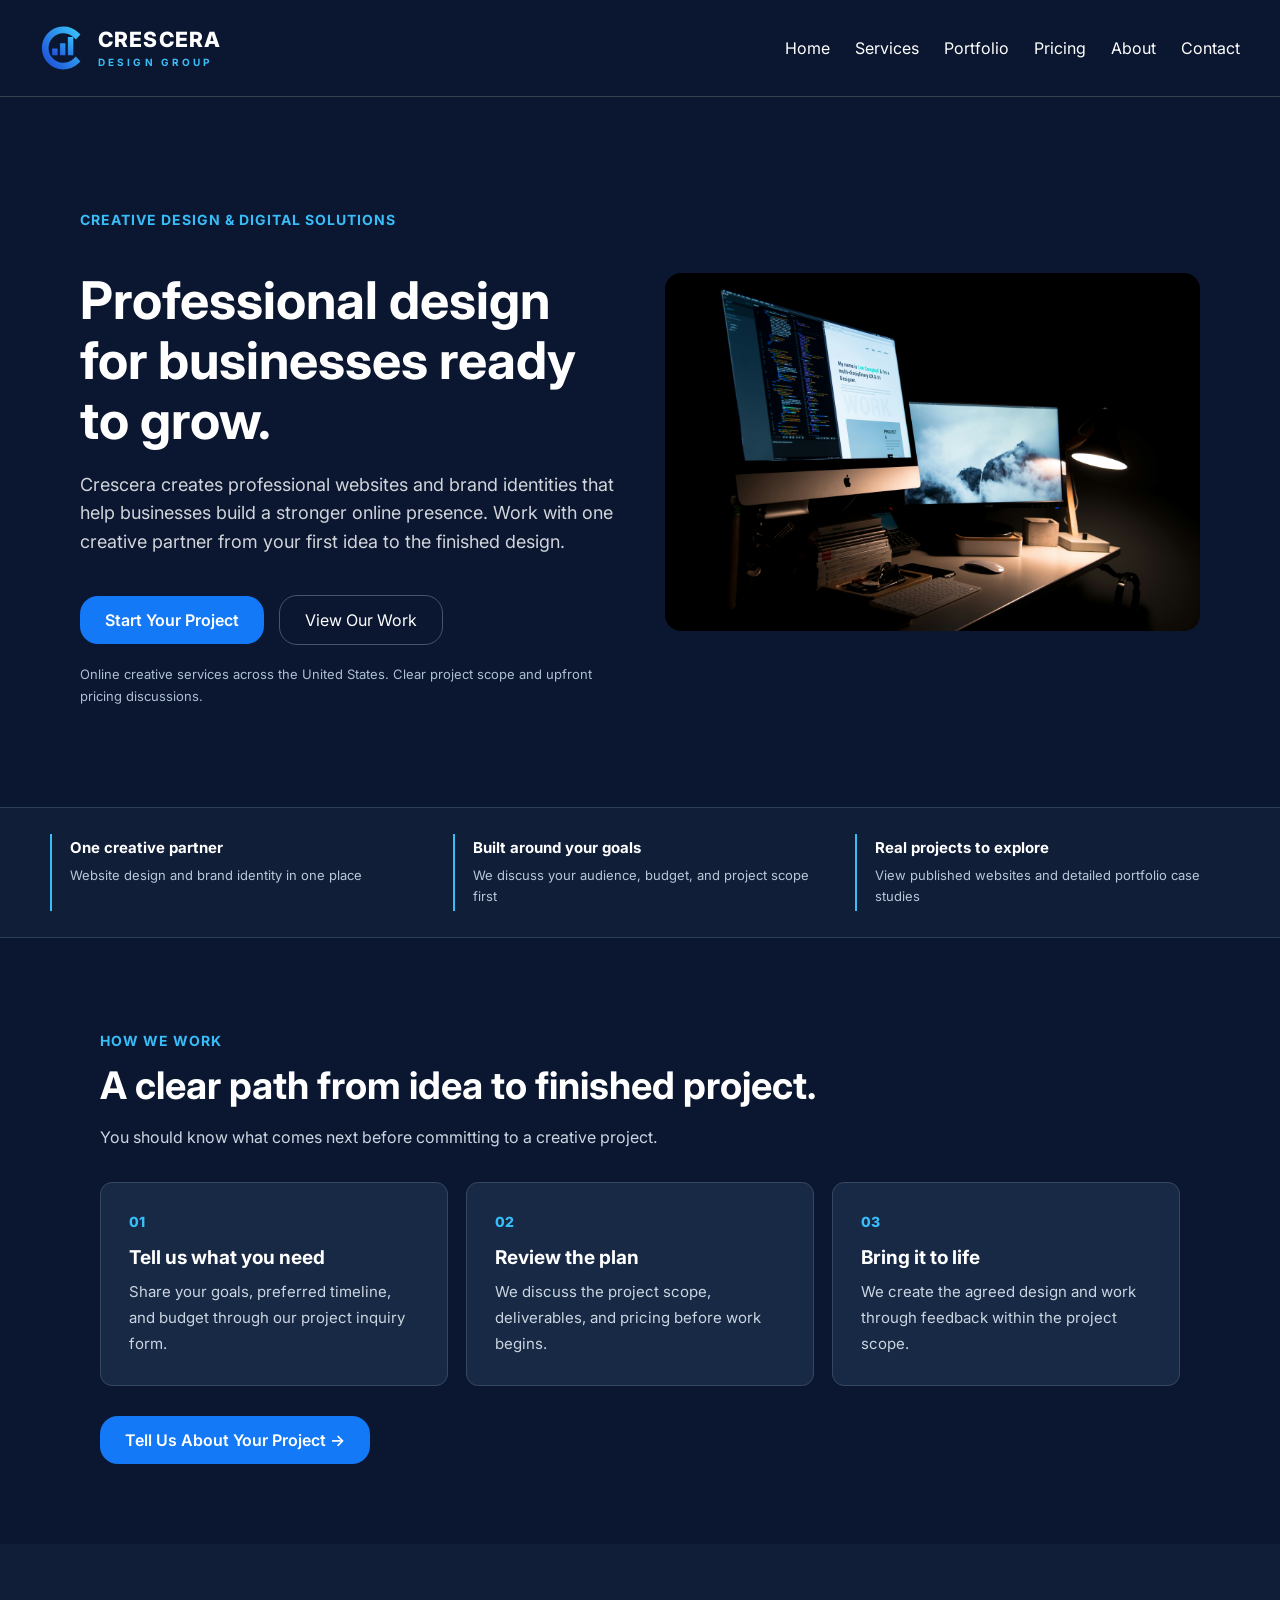
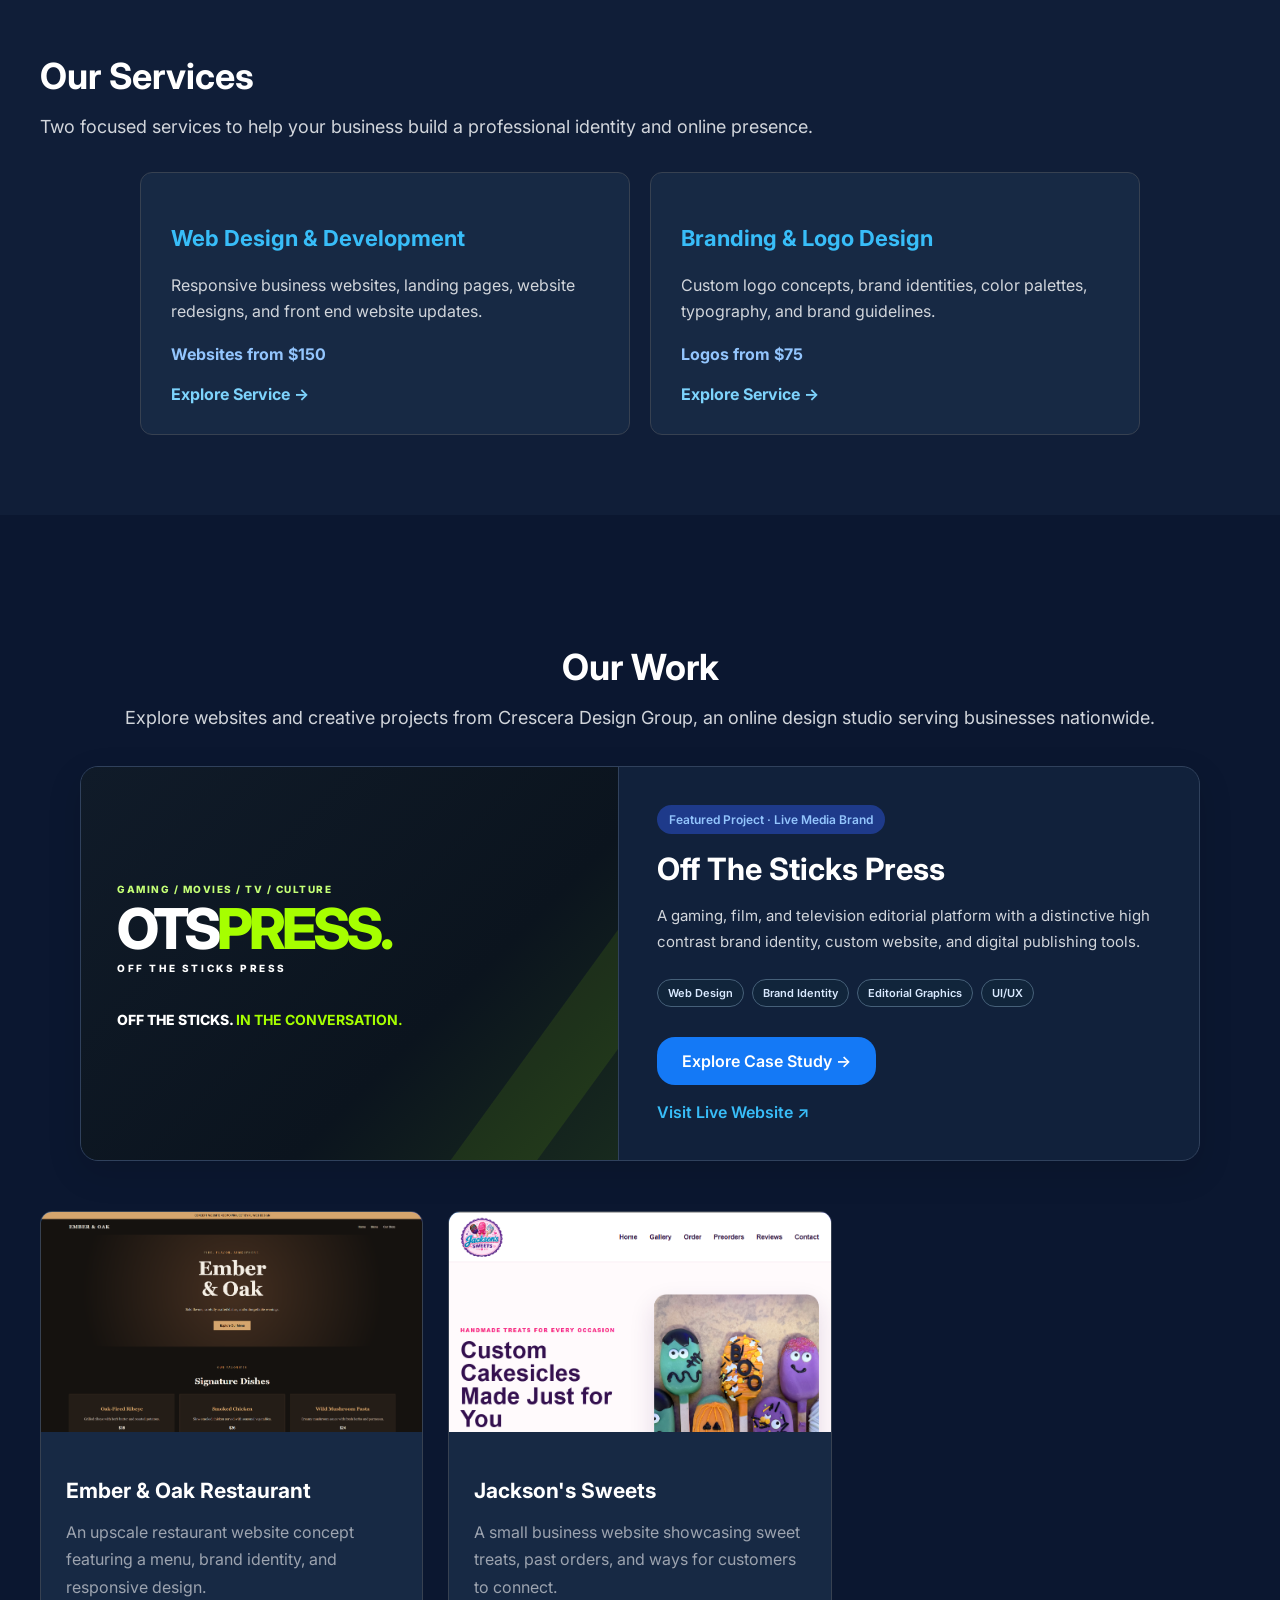
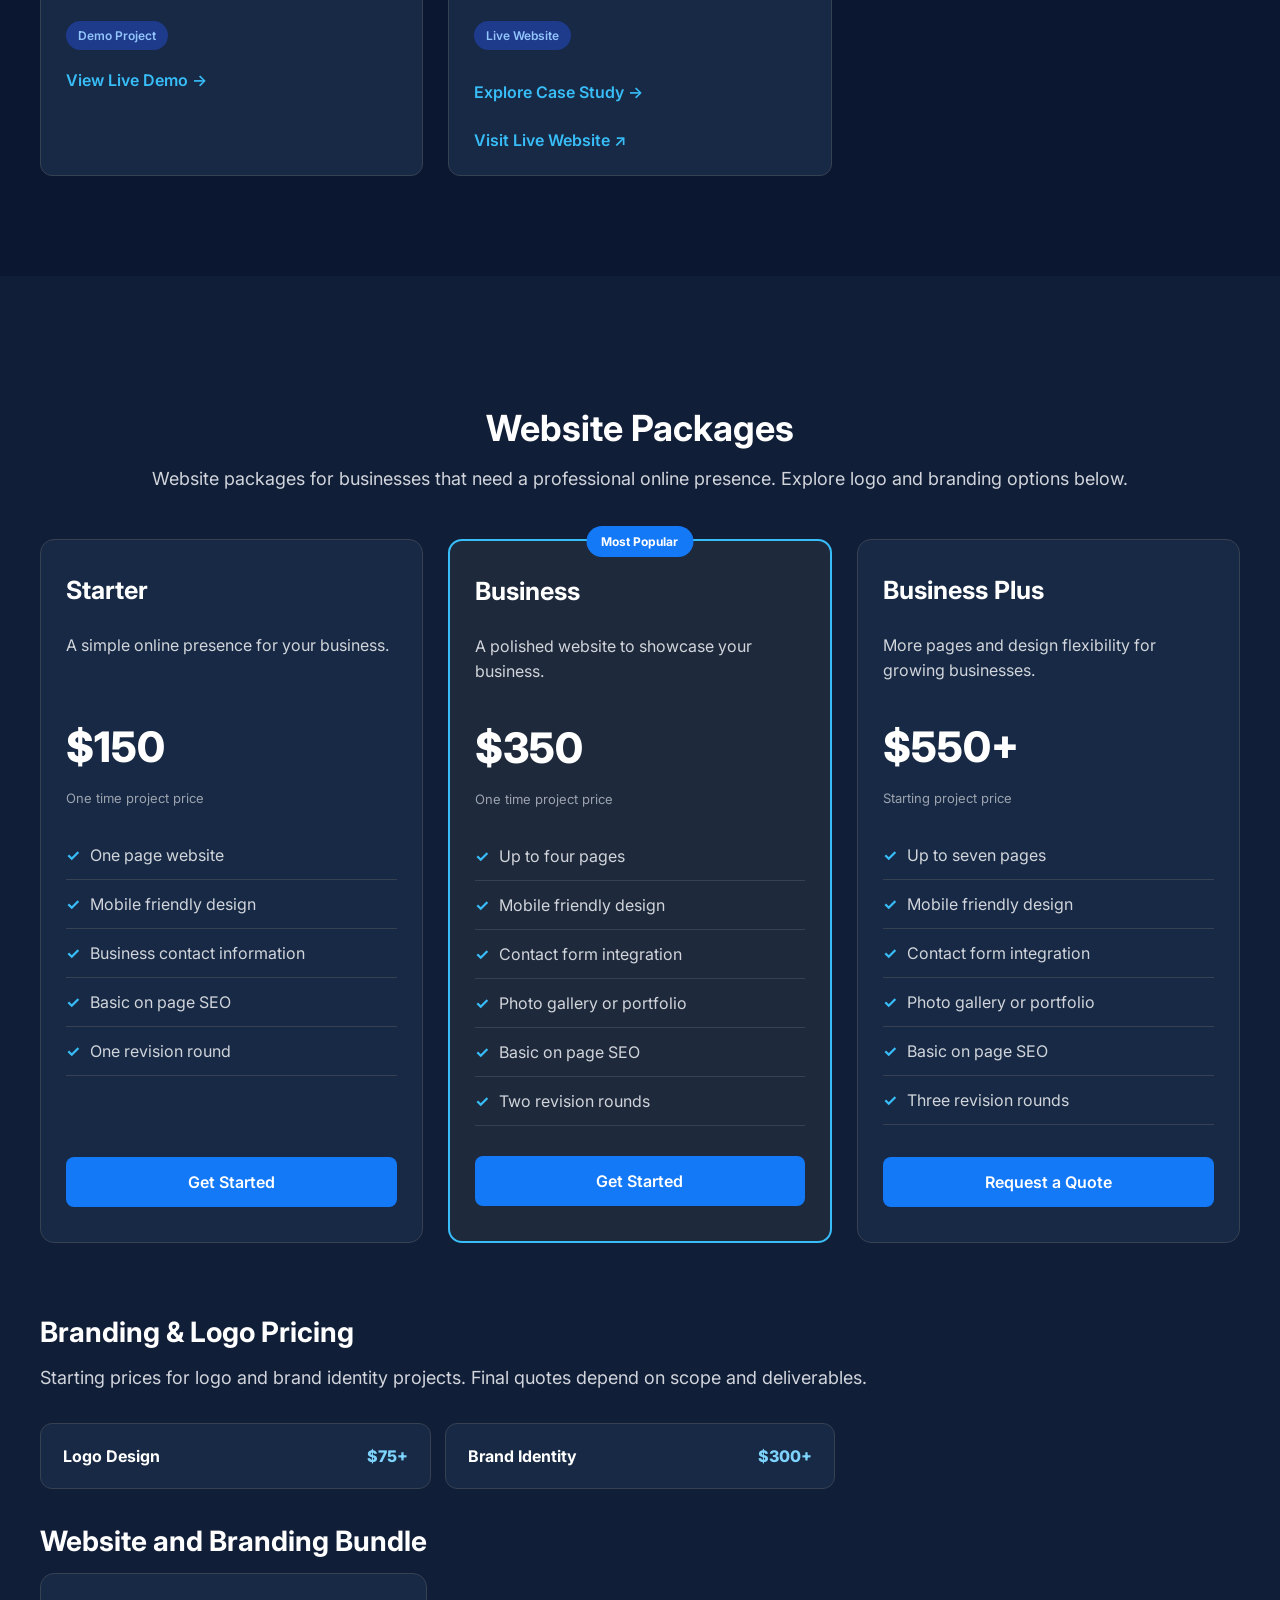
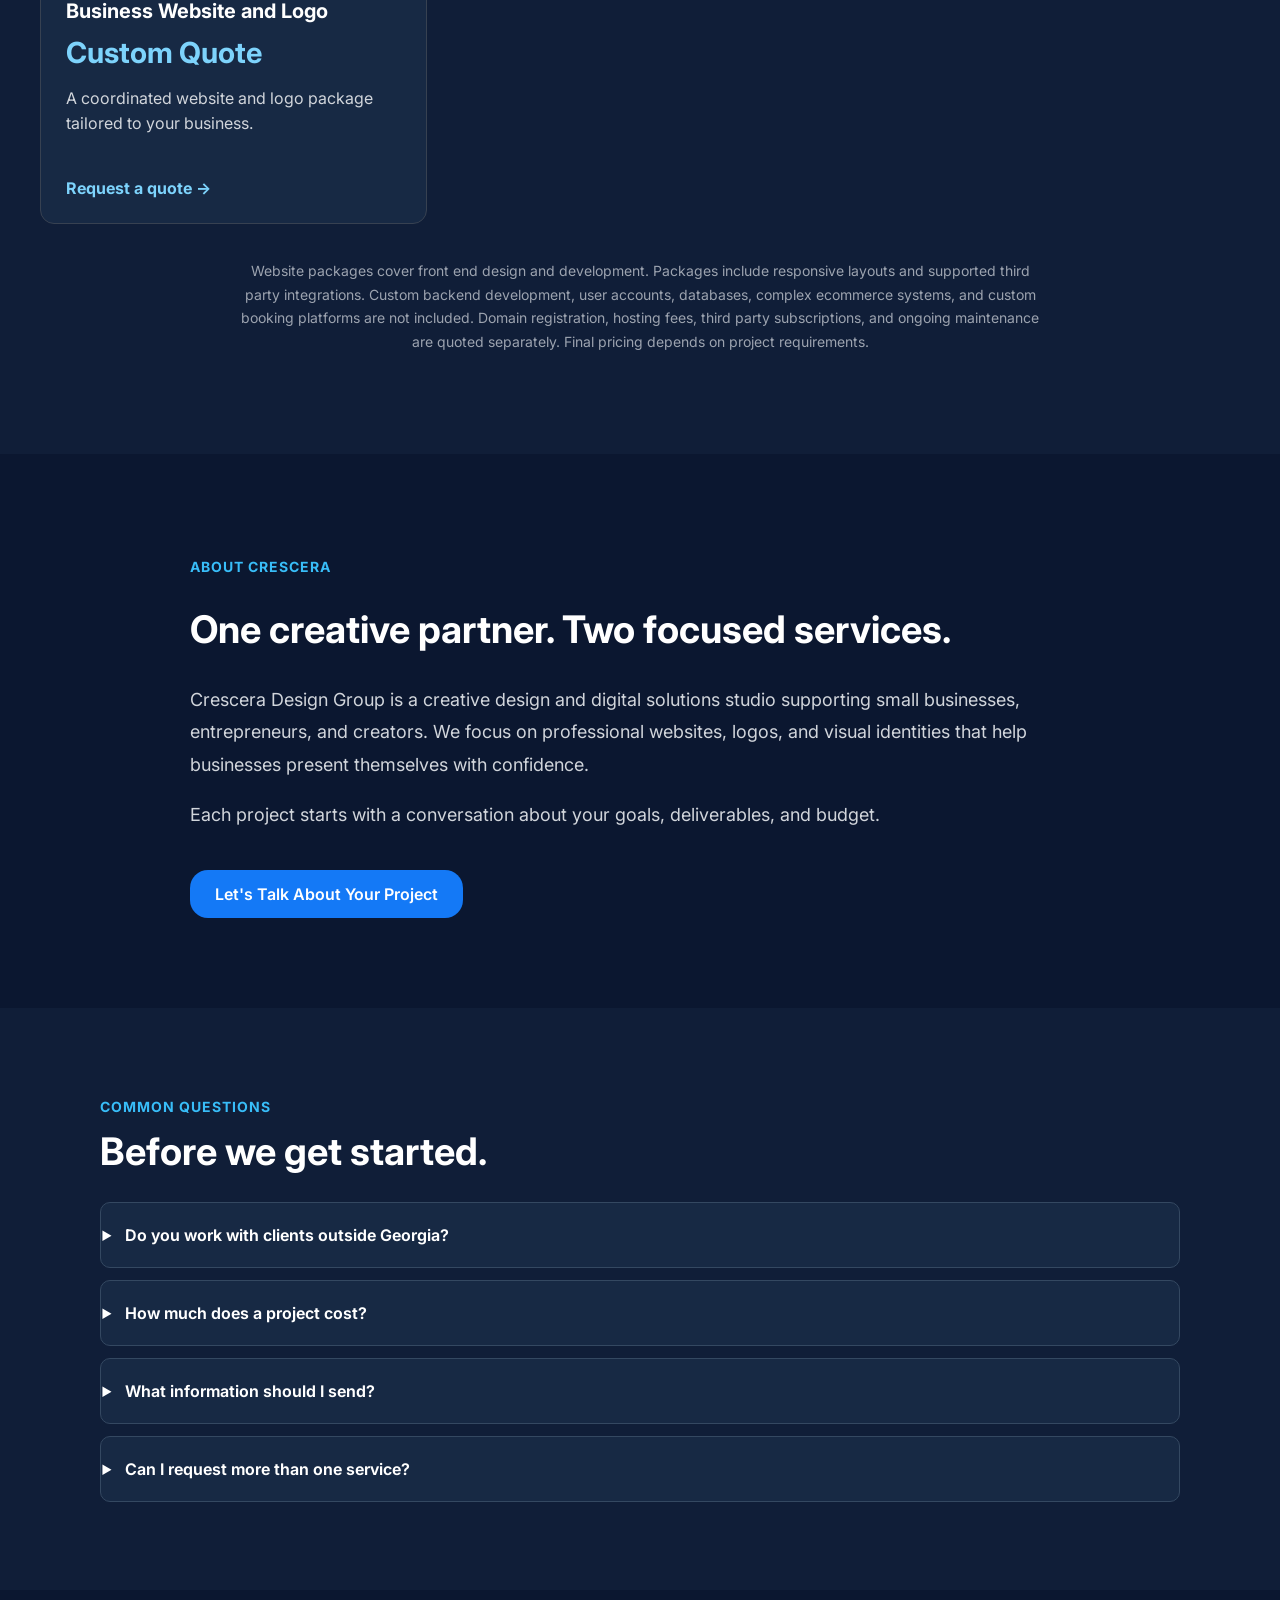
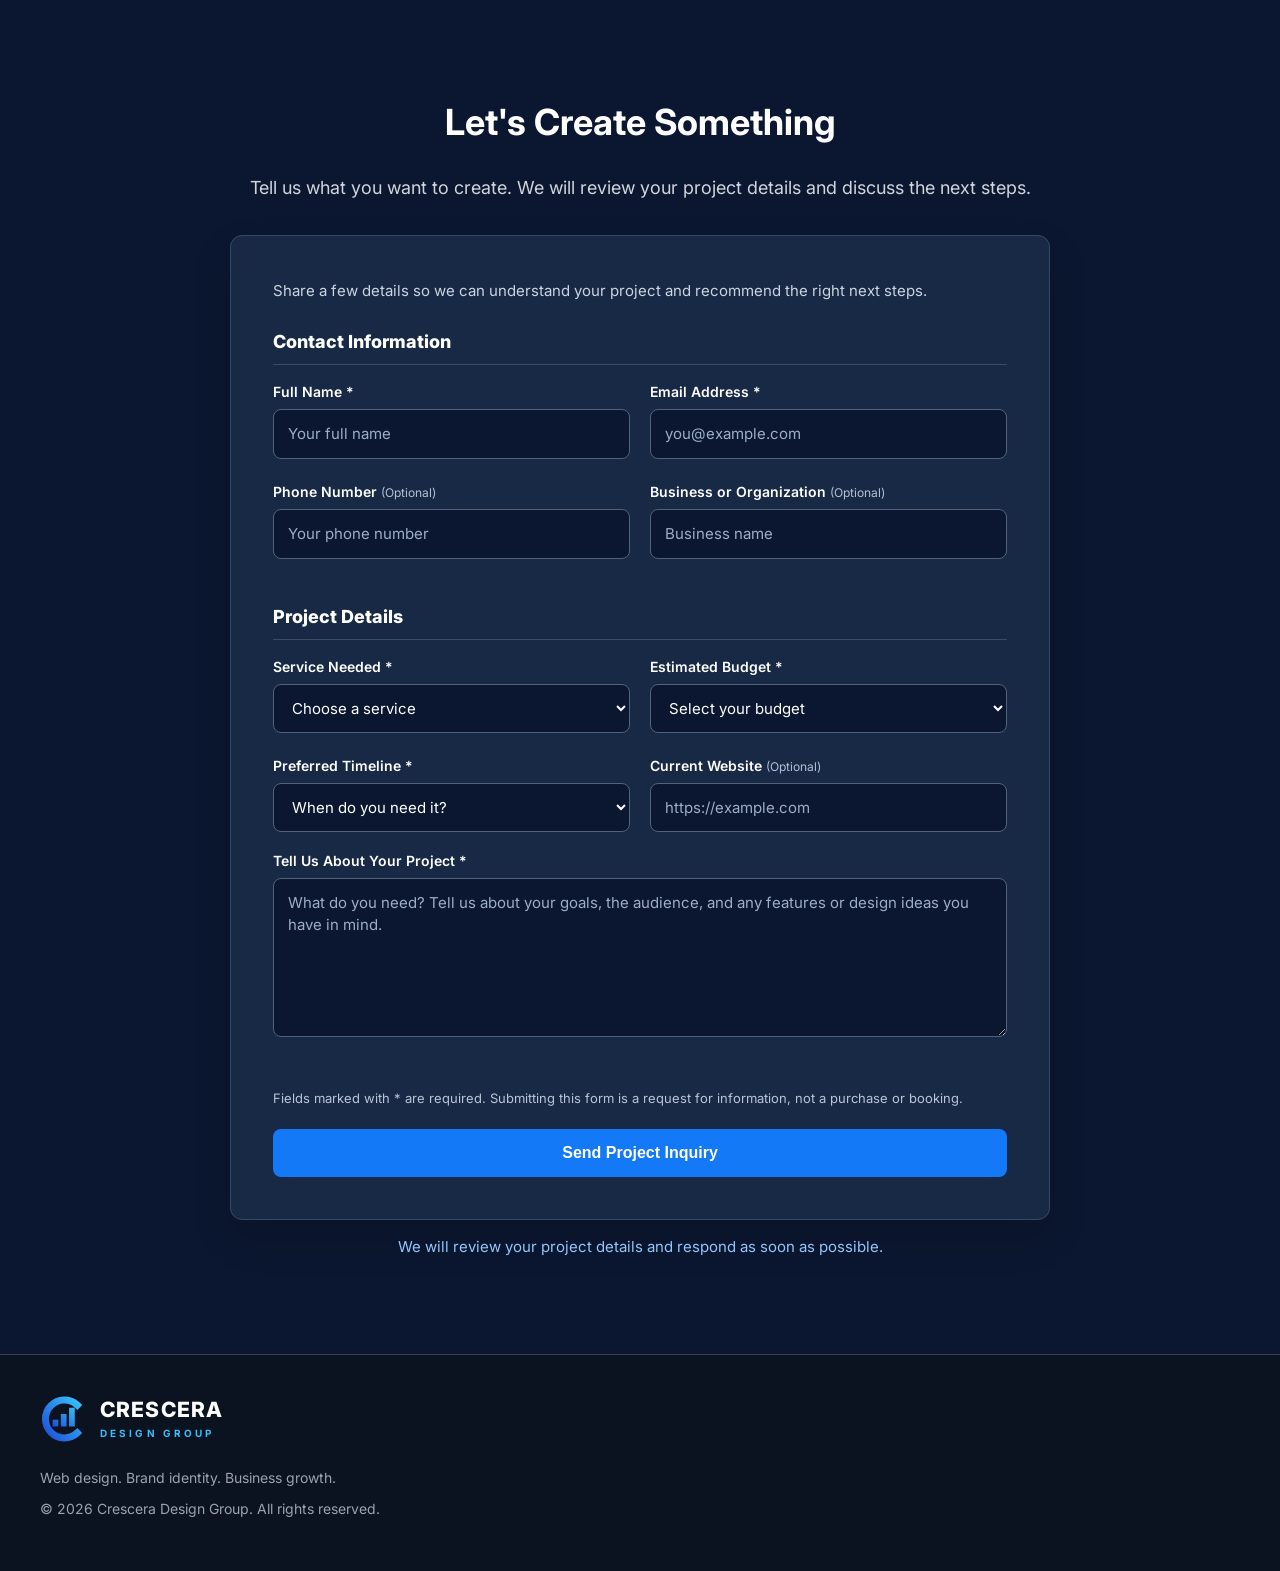
<file: index.html>
<!DOCTYPE html>
<html lang="en">

<head>
  <meta charset="UTF-8">
  <meta name="viewport" content="width=device-width, initial-scale=1.0">

  
<title>Crescera Design Group | Web Design &amp; Logo Design</title>
  <meta name="description" content="Crescera Design Group provides professional website design, front end development, custom logos and brand identity design for businesses across the United States.">
  <meta name="theme-color" content="#0B1730">
  <link rel="icon" href="favicon.svg" type="image/svg+xml">


  <link rel="preconnect" href="https://fonts.googleapis.com">
  <link rel="preconnect" href="https://fonts.gstatic.com" crossorigin>

  <link href="https://fonts.googleapis.com/css2?family=Inter:wght@400;500;600;700;800&display=swap" rel="stylesheet">

  
<link rel="stylesheet" href="style.css?v=13">

<link rel="canonical" href="https://cresceradesigngroup.com/"><meta property="og:type" content="website"><meta property="og:title" content="Crescera Design Group | Web Design &amp; Logo Design"><meta property="og:description" content="Crescera Design Group provides professional website design, front end development, custom logos and brand identity design for businesses across the United States."><meta property="og:url" content="https://cresceradesigngroup.com/"><meta name="robots" content="index, follow"><script type="application/ld+json">{"@context":"https://schema.org","@type":"Organization","name":"Crescera Design Group","url":"https://cresceradesigngroup.com/","logo":"https://cresceradesigngroup.com/images/crescera-mark.svg","description":"Online website design, front end development, logo design and brand identity services for businesses throughout the United States.","areaServed":{"@type":"Country","name":"United States"},"contactPoint":{"@type":"ContactPoint","contactType":"sales","url":"https://cresceradesigngroup.com/#contact"}}</script></head>

<body>

  <!-- NAVIGATION -->
  <header>
    <a class="brand" href="#home" aria-label="Crescera Design Group home"><img src="images/crescera-mark.svg" alt="" width="46" height="46"><span class="brand-name">CRESCERA<small>DESIGN GROUP</small></span></a>

    
<nav aria-label="Main navigation">
    <a href="#home">Home</a>
    <a href="#services">Services</a>
    <a href="#portfolio">Portfolio</a>
    <a href="#pricing">Pricing</a>
    <a href="#about">About</a>
    <a href="#contact">Contact</a>
</nav>

  </header>

  <main>

    <!-- HERO SECTION -->
    <section class="hero" id="home">

      <div class="hero-content">

        <p class="subtitle">
          CREATIVE DESIGN & DIGITAL SOLUTIONS
        </p>

        <h1>
          Professional design for businesses ready to grow.
        </h1>

        <p class="description">
          Crescera creates professional websites and brand identities that help businesses build a stronger online presence. Work with one creative partner from your first idea to the finished design.
        </p>

        <div class="hero-buttons">

          <a class="button" href="#contact">
            Start Your Project
          </a>

          <a class="secondary-button" href="#portfolio">
            View Our Work
          </a>

        </div>
        <p class="hero-assurance">Online creative services across the United States. Clear project scope and upfront pricing discussions.</p>
      </div>

      <div class="hero-image">
        <img
          src="images/hero.jpg"
          alt="Professional website design workspace"
          width="640" height="480"
          fetchpriority="high"
        >
      </div>

    </section>

    <section class="home-proof" aria-label="Why work with Crescera">
      <div class="home-proof-inner">
        <div><strong>One creative partner</strong><span>Website design and brand identity in one place</span></div>
        <div><strong>Built around your goals</strong><span>We discuss your audience, budget, and project scope first</span></div>
        <div><strong>Real projects to explore</strong><span>View published websites and detailed portfolio case studies</span></div>
      </div>
    </section>

    <section class="home-process" aria-labelledby="home-process-title">
      <div class="home-process-inner">
        <p class="subtitle">HOW WE WORK</p>
        <h2 id="home-process-title">A clear path from idea to finished project.</h2>
        <p class="home-process-intro">You should know what comes next before committing to a creative project.</p>
        <div class="home-process-grid">
          <article><span>01</span><h3>Tell us what you need</h3><p>Share your goals, preferred timeline, and budget through our project inquiry form.</p></article>
          <article><span>02</span><h3>Review the plan</h3><p>We discuss the project scope, deliverables, and pricing before work begins.</p></article>
          <article><span>03</span><h3>Bring it to life</h3><p>We create the agreed design and work through feedback within the project scope.</p></article>
        </div>
        <a class="button" href="#contact">Tell Us About Your Project →</a>
      </div>
    </section>

    <!-- SERVICES SECTION -->
    <section class="services" id="services">
<h2>Our Services</h2>
<p class="section-description">Two focused services to help your business build a professional identity and online presence.</p>
<div class="service-grid">
<article class="service-card"><h3>Web Design &amp; Development</h3><p>Responsive business websites, landing pages, website redesigns, and front end website updates.</p><p class="service-price">Websites from $150</p><a href="services/web-design.html">Explore Service →</a></article>
<article class="service-card"><h3>Branding &amp; Logo Design</h3><p>Custom logo concepts, brand identities, color palettes, typography, and brand guidelines.</p><p class="service-price">Logos from $75</p><a href="services/branding-logo-design.html">Explore Service →</a></article>
</div></section>
    
<section class="portfolio" id="portfolio">
    <h2>Our Work</h2>

    <p class="section-description">
        Explore websites and creative projects from Crescera Design Group, an online design studio serving businesses nationwide.
    </p>

    <article class="portfolio-featured">
  <div class="ots-feature-art" aria-label="Off The Sticks Press brand showcase">
    <span class="ots-kicker">GAMING / MOVIES / TV / CULTURE</span>
    <div class="ots-wordmark"><span>OTS</span><span>PRESS.</span></div>
    <span class="ots-subline">OFF THE STICKS PRESS</span>
    <p>OFF THE STICKS. <strong>IN THE CONVERSATION.</strong></p>
  </div>
  <div class="portfolio-featured-content">
    <span class="project-tag">Featured Project · Live Media Brand</span>
    <h3>Off The Sticks Press</h3>
    <p>A gaming, film, and television editorial platform with a distinctive high contrast brand identity, custom website, and digital publishing tools.</p>
    <div class="case-tags"><span>Web Design</span><span>Brand Identity</span><span>Editorial Graphics</span><span>UI/UX</span></div>
    <a class="button" href="projects/off-the-sticks-press.html">Explore Case Study →</a>
    <a class="portfolio-link" href="https://offthestickspress.com" target="_blank" rel="noopener noreferrer">Visit Live Website ↗</a>
  </div>
</article>

<div class="portfolio-grid">

        
<article class="portfolio-card">
    

<div class="portfolio-preview">
    <img
        src="images/ember-oak-preview.png"
        alt="Ember and Oak restaurant website preview"
        loading="lazy"
    >
</div>



    <div class="portfolio-info">
        <h3>Ember & Oak Restaurant</h3>

        <p>
            An upscale restaurant website concept
            featuring a menu, brand identity,
            and responsive design.
        </p>

        <span class="project-tag">Demo Project</span>

        <a
            class="portfolio-link"
            href="demos/restaurant/index.html"
            target="_blank"
            rel="noopener noreferrer"
        >
            View Live Demo →
        </a>
    </div>
</article>


        <article class="portfolio-card">
            <div class="portfolio-preview">
                <img src="images/jacksons-sweets-preview.png" alt="Jackson's Sweets website homepage preview" loading="lazy">
            </div>
            <div class="portfolio-info">
                <h3>Jackson's Sweets</h3>
                <p>
                    A small business website showcasing sweet treats,
                    past orders, and ways for customers to connect.
                </p>
                <span class="project-tag">Live Website</span>
                <div class="portfolio-actions"><a class="portfolio-link" href="projects/jacksons-sweets.html">Explore Case Study →</a><a class="portfolio-link" href="https://jacksonssweets.com/index.html" target="_blank" rel="noopener noreferrer">Visit Live Website ↗</a></div>
            </div>
        </article>

    </div>
</section>



    <!-- PRICING SECTION -->
    <section class="pricing" id="pricing">
      <h2>Website Packages</h2>
      <p class="section-description">Website packages for businesses that need a professional online presence. Explore logo and branding options below.</p>
      <div class="pricing-grid">
        <article class="pricing-card">
          <h3>Starter</h3>
          <p class="package-description">A simple online presence for your business.</p>
          <p class="price">$150</p>
          <p class="price-note">One time project price</p>
          <ul>
            <li>One page website</li>
            <li>Mobile friendly design</li>
            <li>Business contact information</li>
            <li>Basic on page SEO</li>
            <li>One revision round</li>
          </ul>
          <a class="pricing-button" href="#contact">Get Started</a>
        </article>
        <article class="pricing-card featured">
          <span class="popular-tag">Most Popular</span>
          <h3>Business</h3>
          <p class="package-description">A polished website to showcase your business.</p>
          <p class="price">$350</p>
          <p class="price-note">One time project price</p>
          <ul>
            <li>Up to four pages</li>
            <li>Mobile friendly design</li>
            <li>Contact form integration</li>
            <li>Photo gallery or portfolio</li>
            <li>Basic on page SEO</li>
            <li>Two revision rounds</li>
          </ul>
          <a class="pricing-button" href="#contact">Get Started</a>
        </article>
        <article class="pricing-card">
          <h3>Business Plus</h3>
          <p class="package-description">More pages and design flexibility for growing businesses.</p>
          <p class="price">$550+</p>
          <p class="price-note">Starting project price</p>
          <ul>
            <li>Up to seven pages</li>
            <li>Mobile friendly design</li>
            <li>Contact form integration</li>
            <li>Photo gallery or portfolio</li>
            <li>Basic on page SEO</li>
            <li>Three revision rounds</li>
          </ul>
          <a class="pricing-button" href="#contact">Request a Quote</a>
        </article>
      </div>
      <div class="creative-pricing"><h3>Branding &amp; Logo Pricing</h3><p class="section-description">Starting prices for logo and brand identity projects. Final quotes depend on scope and deliverables.</p><div class="creative-price-grid"><div class="creative-price-item"><strong>Logo Design</strong><span>$75+</span></div><div class="creative-price-item"><strong>Brand Identity</strong><span>$300+</span></div></div><h3>Website and Branding Bundle</h3><div class="bundle-grid"><article class="bundle-card"><h4>Business Website and Logo</h4><strong>Custom Quote</strong><p>A coordinated website and logo package tailored to your business.</p><a href="#contact">Request a quote →</a></article></div></div><p class="pricing-disclaimer">Website packages cover front end design and development. Packages include responsive layouts and supported third party integrations. Custom backend development, user accounts, databases, complex ecommerce systems, and custom booking platforms are not included. Domain registration, hosting fees, third party subscriptions, and ongoing maintenance are quoted separately. Final pricing depends on project requirements.</p>
    </section>

    <section class="about" id="about"><div class="about-inner"><p class="subtitle">ABOUT CRESCERA</p><h2>One creative partner. Two focused services.</h2><p>Crescera Design Group is a creative design and digital solutions studio supporting small businesses, entrepreneurs, and creators. We focus on professional websites, logos, and visual identities that help businesses present themselves with confidence.</p><p>Each project starts with a conversation about your goals, deliverables, and budget.</p><a class="button" href="#contact">Let's Talk About Your Project</a></div></section>

    <section class="home-faq" aria-labelledby="home-faq-title">
      <div class="home-faq-inner">
        <p class="subtitle">COMMON QUESTIONS</p>
        <h2 id="home-faq-title">Before we get started.</h2>
        <details><summary>Do you work with clients outside Georgia?</summary><p>Yes. Crescera works online with businesses throughout the United States.</p></details>
        <details><summary>How much does a project cost?</summary><p>Pricing depends on the service and project scope. Our service pages show starting prices, and we discuss a quote before work begins.</p></details>
        <details><summary>What information should I send?</summary><p>Tell us what you need, your goals, preferred timeline, and estimated budget. You can also share an existing website if you have one.</p></details>
        <details><summary>Can I request more than one service?</summary><p>Yes. Choose Multiple Services in the project inquiry form and describe what you have in mind.</p></details>
      </div>
    </section>

    <!-- CONTACT SECTION -->
    <section class="contact" id="contact">

      <h2>Let's Create Something</h2>

      <p>
        Tell us what you want to create. We will review your project details and discuss the next steps.
      </p>

      <form id="contact-form" action="https://formspree.io/f/mljgbqzo" method="POST">
        <input type="hidden" name="_subject" value="New Crescera Design Group project inquiry">
        <p class="inquiry-intro">Share a few details so we can understand your project and recommend the right next steps.</p>
        <fieldset class="inquiry-group">
          <legend>Contact Information</legend>
          <div class="inquiry-grid">
            <div class="inquiry-field"><label for="name">Full Name <span aria-hidden="true">*</span></label><input id="name" name="name" type="text" autocomplete="name" placeholder="Your full name" required></div>
            <div class="inquiry-field"><label for="email">Email Address <span aria-hidden="true">*</span></label><input id="email" name="email" type="email" autocomplete="email" placeholder="you@example.com" required></div>
            <div class="inquiry-field"><label for="phone">Phone Number <span class="optional">(Optional)</span></label><input id="phone" name="phone" type="tel" autocomplete="tel" placeholder="Your phone number"></div>
            <div class="inquiry-field"><label for="business">Business or Organization <span class="optional">(Optional)</span></label><input id="business" name="business" type="text" autocomplete="organization" placeholder="Business name"></div>
          </div>
        </fieldset>
        <fieldset class="inquiry-group">
          <legend>Project Details</legend>
          <div class="inquiry-grid">
            <div class="inquiry-field"><label for="service">Service Needed <span aria-hidden="true">*</span></label><select id="service" name="service" required><option value="" selected disabled>Choose a service</option><option>Web Design &amp; Development</option><option>Branding &amp; Logo Design</option><option>Website and Logo Bundle</option><option>Multiple Services</option><option>Not Sure Yet</option></select></div>
            <div class="inquiry-field"><label for="budget">Estimated Budget <span aria-hidden="true">*</span></label><select id="budget" name="budget" required><option value="" selected disabled>Select your budget</option><option>Under $150</option><option>$150 to $349</option><option>$350 to $549</option><option>$550 to $899</option><option>$900 to $1,499</option><option>$1,500 or more</option><option>Not sure yet</option></select></div>
            <div class="inquiry-field"><label for="timeline">Preferred Timeline <span aria-hidden="true">*</span></label><select id="timeline" name="timeline" required><option value="" selected disabled>When do you need it?</option><option>As soon as possible</option><option>Within 2 weeks</option><option>Within 1 month</option><option>Within 2 to 3 months</option><option>Flexible timeline</option><option>Just exploring options</option></select></div>
            <div class="inquiry-field"><label for="website">Current Website <span class="optional">(Optional)</span></label><input id="website" name="website" type="url" inputmode="url" placeholder="https://example.com"></div>
          </div>
          <div class="inquiry-field"><label for="message">Tell Us About Your Project <span aria-hidden="true">*</span></label><textarea id="message" name="message" rows="6" placeholder="What do you need? Tell us about your goals, the audience, and any features or design ideas you have in mind." required></textarea></div>
        </fieldset>
        <p class="inquiry-note">Fields marked with * are required. Submitting this form is a request for information, not a purchase or booking.</p>
        <button type="submit" id="contact-submit">Send Project Inquiry</button>
      </form>

      <p id="form-status" role="status" aria-live="polite">We will review your project details and respond as soon as possible.</p>

    </section>

  </main>

  <!-- FOOTER -->
  <footer>
    <div class="footer-brand"><img src="images/crescera-mark.svg" alt="" width="48" height="48"><span class="brand-name">CRESCERA<small>DESIGN GROUP</small></span></div>

    <p>
      Web design. Brand identity. Business growth.
    </p>

    <p>
      &copy; 2026 Crescera Design Group.
      All rights reserved.
    </p>
  </footer>

  <!-- JAVASCRIPT -->
  <script src="script.js?v=6"></script>

</body>
</html>
</file>
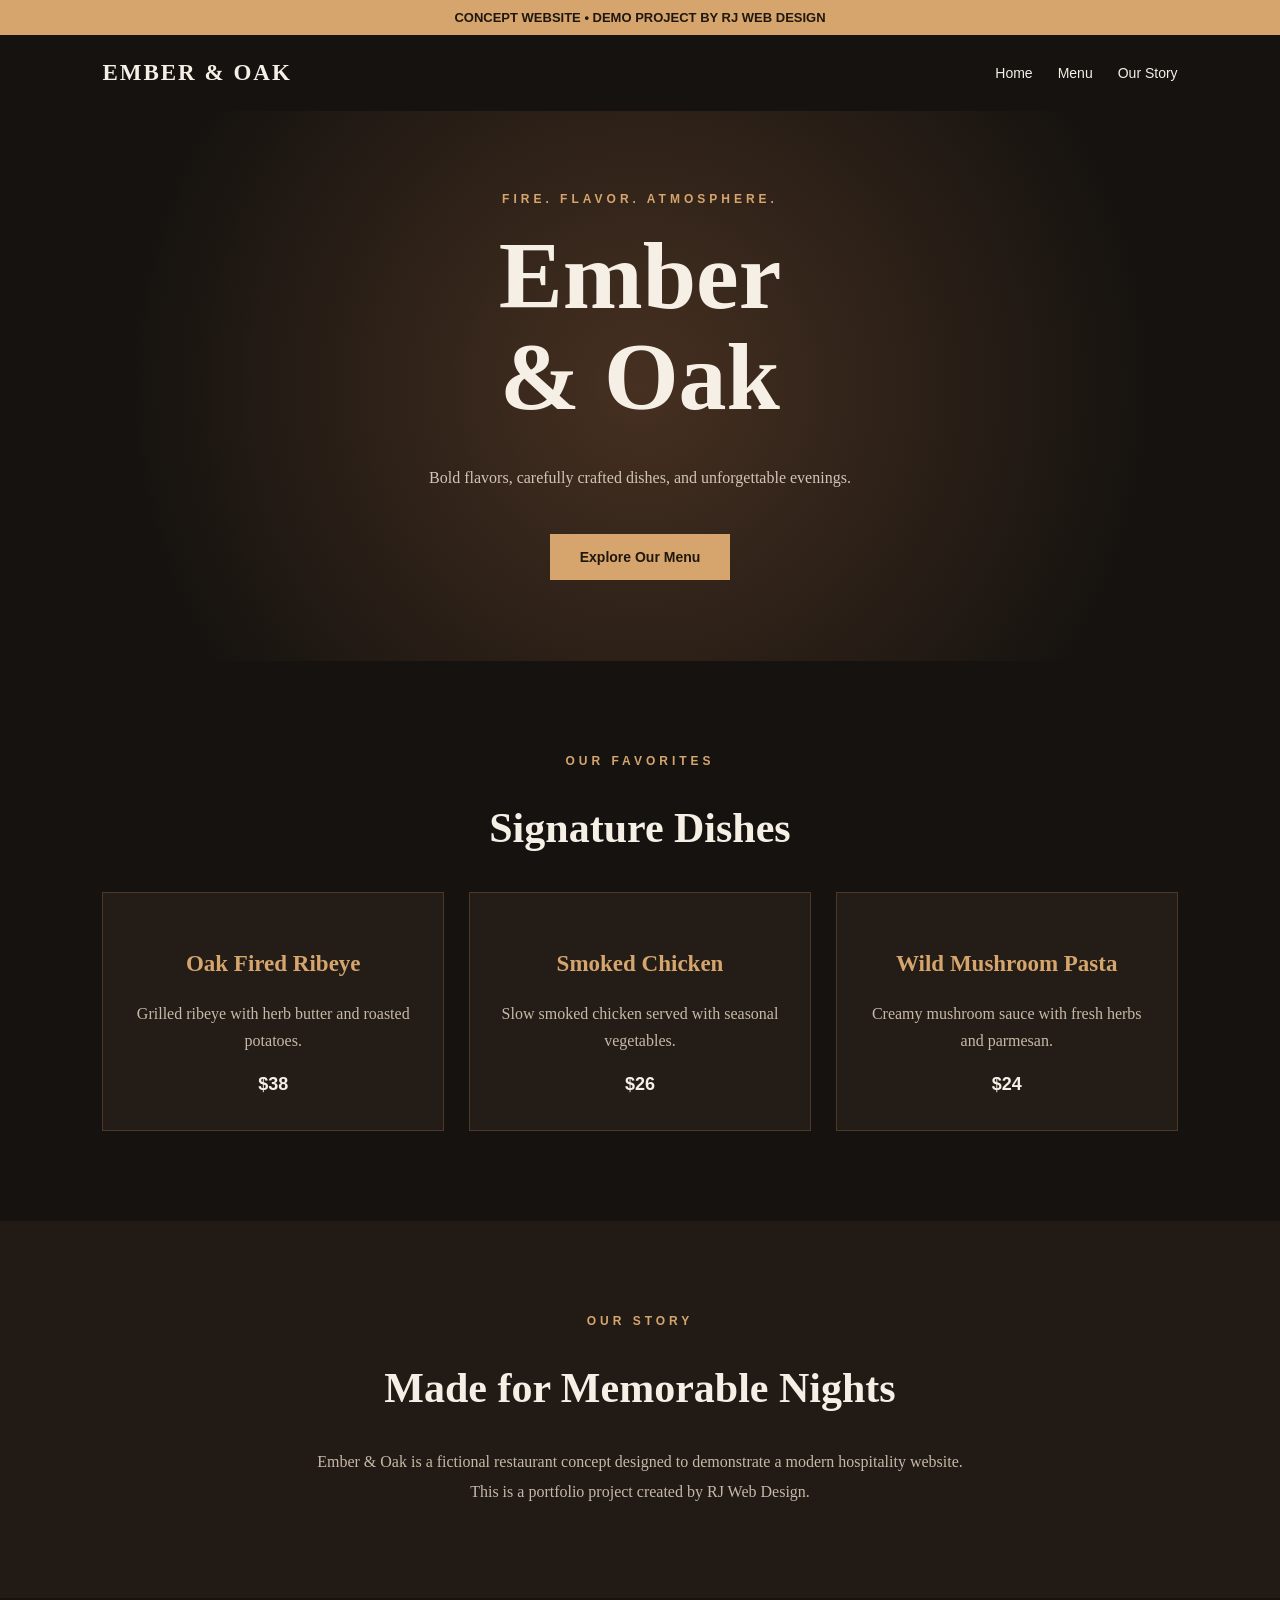
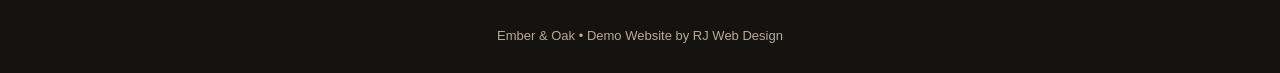
<file: demos/restaurant/index.html>
<!DOCTYPE html>
<html lang="en">
<head>
    <meta charset="UTF-8">
    <meta name="viewport" content="width=device-width, initial-scale=1.0">
    <title>Ember & Oak | Restaurant Demo</title>

    <style>
        * {
            box-sizing: border-box;
        }

        html {
            scroll-behavior: smooth;
        }

        body {
            margin: 0;
            background: #15120f;
            color: #f5efe5;
            font-family: Georgia, serif;
        }

        .demo-banner {
            background: #d5a56d;
            color: #21170e;
            text-align: center;
            padding: 10px;
            font: 600 13px Arial, sans-serif;
        }

        header {
            display: flex;
            justify-content: space-between;
            align-items: center;
            padding: 25px 8%;
            gap: 20px;
        }

        .logo {
            font-size: 23px;
            font-weight: bold;
            letter-spacing: 2px;
        }

        nav {
            display: flex;
            gap: 25px;
        }

        nav a {
            color: #f5efe5;
            text-decoration: none;
            font: 14px Arial, sans-serif;
        }

        nav a:hover {
            color: #d5a56d;
        }

        .hero {
            min-height: 550px;
            display: flex;
            flex-direction: column;
            align-items: center;
            justify-content: center;
            text-align: center;
            padding: 80px 20px;
            background:
                radial-gradient(
                    circle at center,
                    #463021,
                    #15120f 75%
                );
        }

        .eyebrow {
            color: #d5a56d;
            letter-spacing: 4px;
            font: 600 12px Arial, sans-serif;
        }

        h1 {
            font-size: clamp(48px, 8vw, 96px);
            margin: 20px 0;
            line-height: 1.05;
        }

        .hero p {
            max-width: 550px;
            line-height: 1.8;
            color: #d0c5b6;
        }

        .button {
            display: inline-block;
            margin-top: 25px;
            padding: 15px 30px;
            background: #d5a56d;
            color: #21170e;
            text-decoration: none;
            font: bold 14px Arial, sans-serif;
        }

        .menu {
            padding: 90px 8%;
            text-align: center;
        }

        .menu h2,
        .about h2 {
            font-size: 42px;
        }

        .menu-grid {
            display: grid;
            grid-template-columns: repeat(3, 1fr);
            gap: 25px;
            margin-top: 40px;
        }

        .menu-card {
            padding: 35px 25px;
            background: #241d17;
            border: 1px solid #4c392a;
        }

        .menu-card h3 {
            color: #d5a56d;
            font-size: 23px;
        }

        .menu-card p {
            color: #c7b9a8;
            line-height: 1.7;
        }

        .price {
            display: block;
            margin-top: 20px;
            font: bold 18px Arial, sans-serif;
        }

        .about {
            padding: 90px 8%;
            text-align: center;
            background: #211a15;
        }

        .about p {
            max-width: 650px;
            margin: auto;
            color: #c7b9a8;
            line-height: 1.9;
        }

        footer {
            padding: 30px;
            text-align: center;
            color: #b8aa99;
            font: 13px Arial, sans-serif;
        }

        @media (max-width: 700px) {
            header {
                flex-direction: column;
            }

            nav {
                flex-wrap: wrap;
                justify-content: center;
            }

            .menu-grid {
                grid-template-columns: 1fr;
            }

            .hero {
                min-height: 450px;
            }
        }
    </style>
</head>

<body>

    <div class="demo-banner">
        CONCEPT WEBSITE • DEMO PROJECT BY RJ WEB DESIGN
    </div>

    <header>
        <div class="logo">EMBER & OAK</div>

        <nav>
            <a href="#home">Home</a>
            <a href="#menu">Menu</a>
            <a href="#about">Our Story</a>
        </nav>
    </header>

    <main>
        <section class="hero" id="home">
            <span class="eyebrow">
                FIRE. FLAVOR. ATMOSPHERE.
            </span>

            <h1>Ember<br>& Oak</h1>

            <p>
                Bold flavors, carefully crafted dishes,
                and unforgettable evenings.
            </p>

            <a href="#menu" class="button">
                Explore Our Menu
            </a>
        </section>

        <section class="menu" id="menu">
            <span class="eyebrow">OUR FAVORITES</span>
            <h2>Signature Dishes</h2>

            <div class="menu-grid">
                <article class="menu-card">
                    <h3>Oak Fired Ribeye</h3>
                    <p>
                        Grilled ribeye with herb butter
                        and roasted potatoes.
                    </p>
                    <span class="price">$38</span>
                </article>

                <article class="menu-card">
                    <h3>Smoked Chicken</h3>
                    <p>
                        Slow smoked chicken served with
                        seasonal vegetables.
                    </p>
                    <span class="price">$26</span>
                </article>

                <article class="menu-card">
                    <h3>Wild Mushroom Pasta</h3>
                    <p>
                        Creamy mushroom sauce with
                        fresh herbs and parmesan.
                    </p>
                    <span class="price">$24</span>
                </article>
            </div>
        </section>

        <section class="about" id="about">
            <span class="eyebrow">OUR STORY</span>
            <h2>Made for Memorable Nights</h2>

            <p>
                Ember & Oak is a fictional restaurant
                concept designed to demonstrate a
                modern hospitality website.
                This is a portfolio project created
                by RJ Web Design.
            </p>
        </section>
    </main>

    <footer>
        Ember & Oak • Demo Website by RJ Web Design
    </footer>

</body>
</html>
</file>
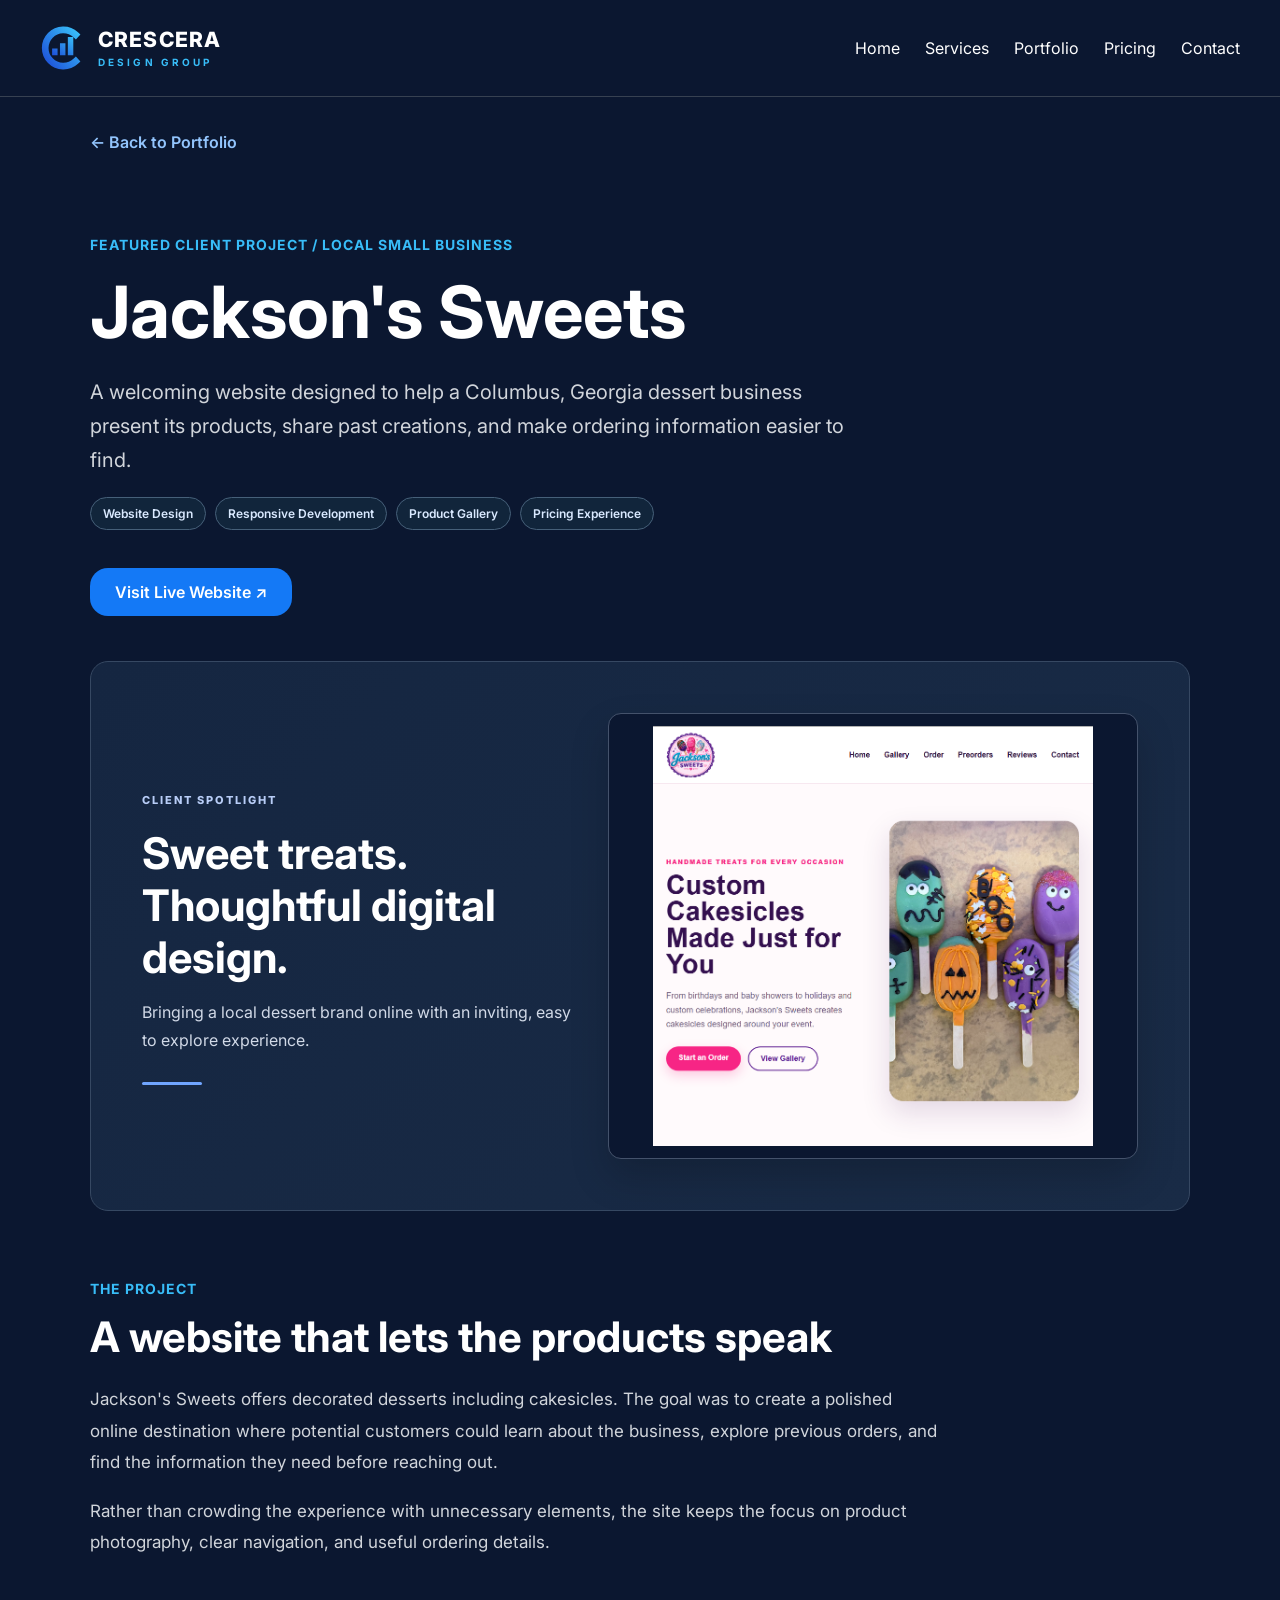
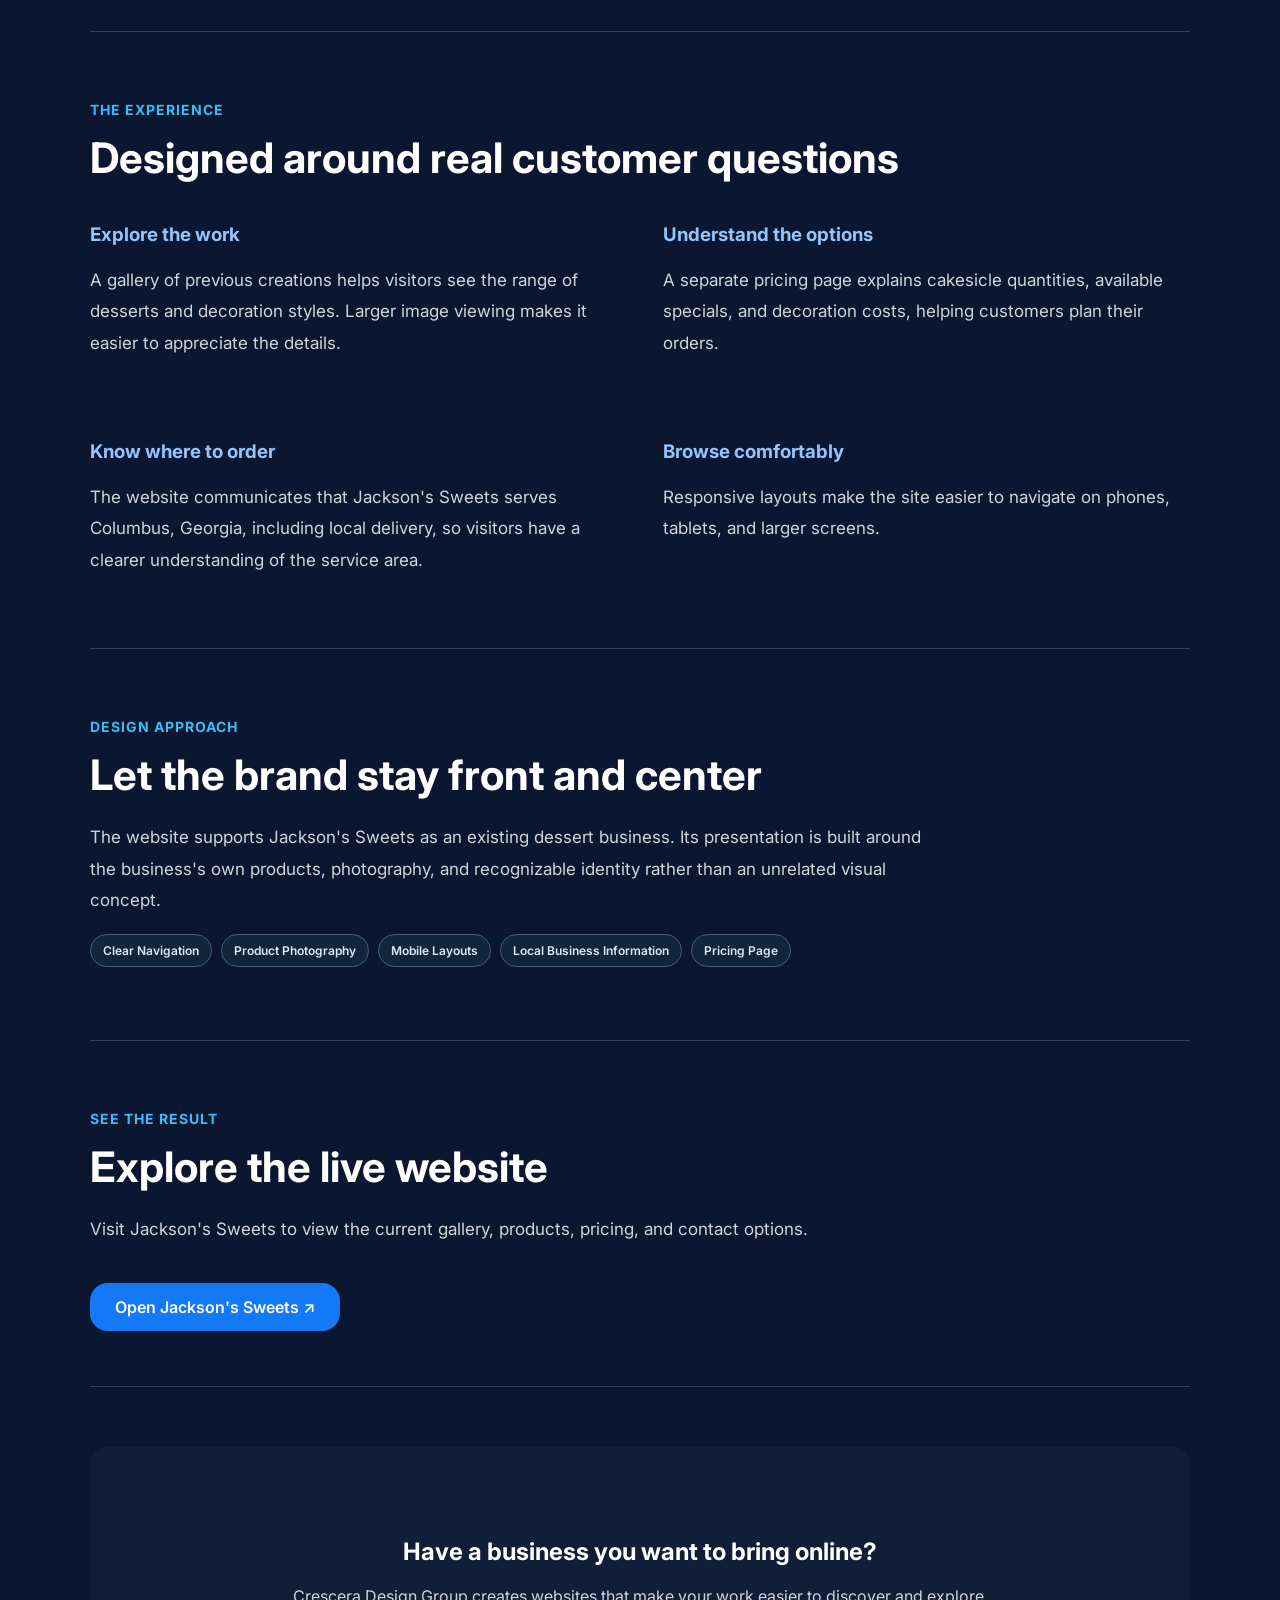
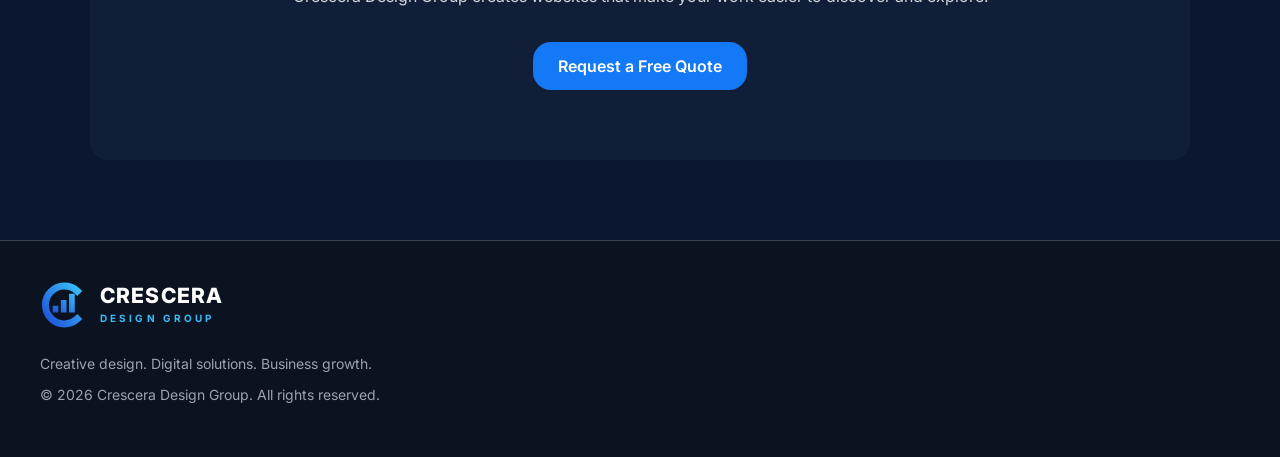
<file: projects/jacksons-sweets.html>
<!DOCTYPE html>
<html lang="en">
<head>
<meta charset="UTF-8"><meta name="viewport" content="width=device-width, initial-scale=1">
<title>Jackson's Sweets Website Project | Crescera Design Group</title>
<meta name="description" content="See how Crescera Design Group developed a responsive dessert business website for Jackson's Sweets in Columbus, Georgia.">
<meta name="theme-color" content="#0B1730"><link rel="icon" href="../favicon.svg" type="image/svg+xml">
<link rel="preconnect" href="https://fonts.googleapis.com"><link rel="preconnect" href="https://fonts.gstatic.com" crossorigin>
<link href="https://fonts.googleapis.com/css2?family=Inter:wght@400;500;600;700;800&display=swap" rel="stylesheet">
<link rel="stylesheet" href="../style.css?v=11">
<link rel="canonical" href="https://cresceradesigngroup.com/projects/jacksons-sweets.html"><meta property="og:type" content="website"><meta property="og:title" content="Jackson's Sweets Website Project | Crescera Design Group"><meta property="og:description" content="See how Crescera Design Group developed a responsive dessert business website for Jackson's Sweets in Columbus, Georgia."><meta property="og:url" content="https://cresceradesigngroup.com/projects/jacksons-sweets.html"><meta name="robots" content="index, follow"></head>
<body>
<header><a class="brand" href="../index.html#home" aria-label="Crescera Design Group home"><img src="../images/crescera-mark.svg" alt="" width="46" height="46"><span class="brand-name">CRESCERA<small>DESIGN GROUP</small></span></a><nav aria-label="Main navigation"><a href="../index.html#home">Home</a><a href="../index.html#services">Services</a><a href="../index.html#portfolio">Portfolio</a><a href="../index.html#pricing">Pricing</a><a href="../index.html#contact">Contact</a></nav></header>
<main class="case-study sweets-case">
<a class="case-back" href="../index.html#portfolio">← Back to Portfolio</a>
<section class="case-intro">
<p class="subtitle">FEATURED CLIENT PROJECT / LOCAL SMALL BUSINESS</p>
<h1>Jackson's Sweets</h1>
<p>A welcoming website designed to help a Columbus, Georgia dessert business present its products, share past creations, and make ordering information easier to find.</p>
<div class="case-tags"><span>Website Design</span><span>Responsive Development</span><span>Product Gallery</span><span>Pricing Experience</span></div>
<a class="button" href="https://jacksonssweets.com/index.html" target="_blank" rel="noopener noreferrer">Visit Live Website ↗</a>
</section>
<section class="sweets-hero">
<div class="sweets-hero-copy"><span class="sweets-eyebrow">CLIENT SPOTLIGHT</span><h2>Sweet treats.<br>Thoughtful digital design.</h2><p>Bringing a local dessert brand online with an inviting, easy to explore experience.</p><span class="sweets-accent-line"></span></div>
<div class="sweets-preview"><img src="../images/jacksons-sweets-preview.png" alt="Preview of the Jackson's Sweets website homepage" loading="lazy"></div>
</section>
<section class="case-section"><p class="subtitle">THE PROJECT</p><h2>A website that lets the products speak</h2><p>Jackson's Sweets offers decorated desserts including cakesicles. The goal was to create a polished online destination where potential customers could learn about the business, explore previous orders, and find the information they need before reaching out.</p><p>Rather than crowding the experience with unnecessary elements, the site keeps the focus on product photography, clear navigation, and useful ordering details.</p></section>
<section class="case-section"><p class="subtitle">THE EXPERIENCE</p><h2>Designed around real customer questions</h2>
<div class="case-two"><div><h3>Explore the work</h3><p>A gallery of previous creations helps visitors see the range of desserts and decoration styles. Larger image viewing makes it easier to appreciate the details.</p></div><div><h3>Understand the options</h3><p>A separate pricing page explains cakesicle quantities, available specials, and decoration costs, helping customers plan their orders.</p></div><div><h3>Know where to order</h3><p>The website communicates that Jackson's Sweets serves Columbus, Georgia, including local delivery, so visitors have a clearer understanding of the service area.</p></div><div><h3>Browse comfortably</h3><p>Responsive layouts make the site easier to navigate on phones, tablets, and larger screens.</p></div></div>
</section>
<section class="case-section"><p class="subtitle">DESIGN APPROACH</p><h2>Let the brand stay front and center</h2><p>The website supports Jackson's Sweets as an existing dessert business. Its presentation is built around the business's own products, photography, and recognizable identity rather than an unrelated visual concept.</p><div class="case-tags"><span>Clear Navigation</span><span>Product Photography</span><span>Mobile Layouts</span><span>Local Business Information</span><span>Pricing Page</span></div></section>
<section class="case-section"><p class="subtitle">SEE THE RESULT</p><h2>Explore the live website</h2><p>Visit Jackson's Sweets to view the current gallery, products, pricing, and contact options.</p><a class="button" href="https://jacksonssweets.com/index.html" target="_blank" rel="noopener noreferrer">Open Jackson's Sweets ↗</a></section>
<section class="case-cta"><h2>Have a business you want to bring online?</h2><p>Crescera Design Group creates websites that make your work easier to discover and explore.</p><a class="button" href="../index.html#contact">Request a Free Quote</a></section>
</main>
<footer><div class="footer-brand"><img src="../images/crescera-mark.svg" alt="" width="48" height="48"><span class="brand-name">CRESCERA<small>DESIGN GROUP</small></span></div><p>Creative design. Digital solutions. Business growth.</p><p>&copy; 2026 Crescera Design Group. All rights reserved.</p></footer>
</body></html>
</file>
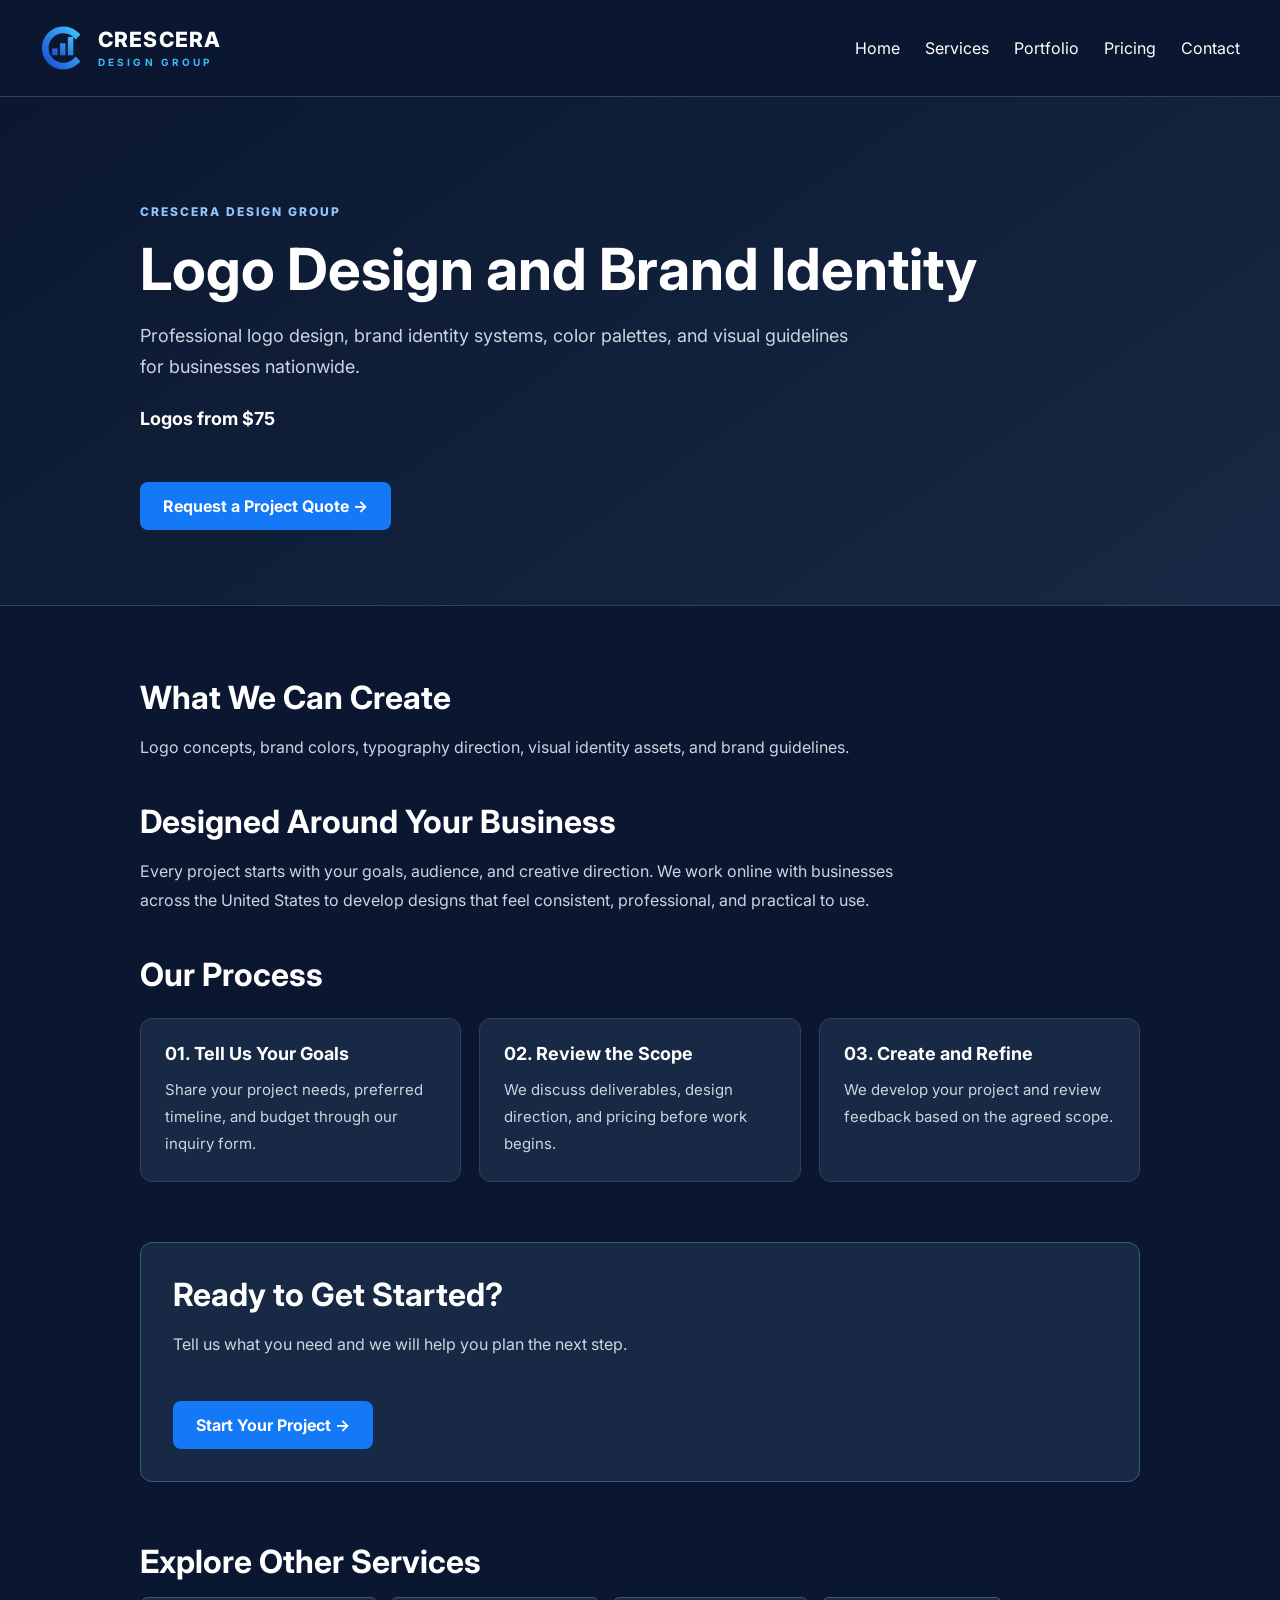
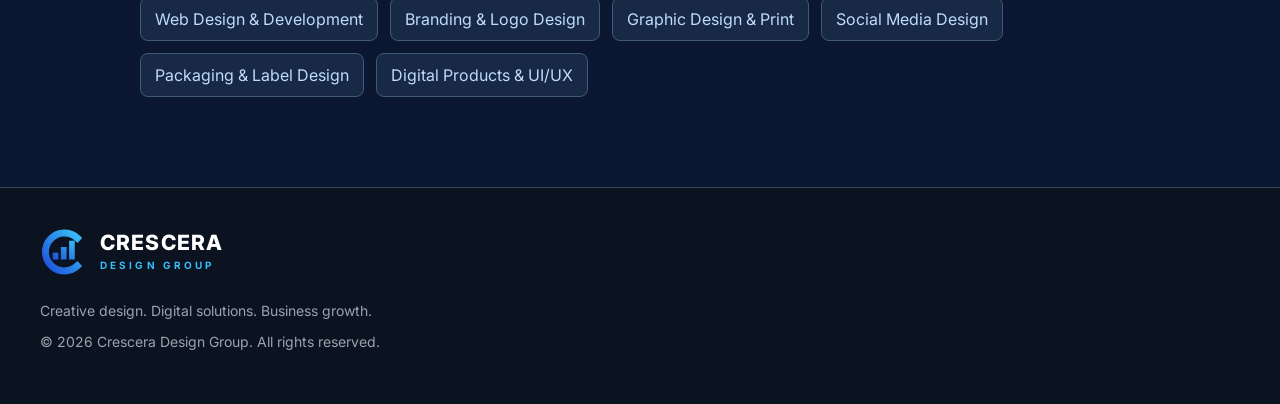
<file: services/branding-logo-design.html>
<!DOCTYPE html>
<html lang="en"><head><meta charset="UTF-8"><meta name="viewport" content="width=device-width, initial-scale=1"><title>Logo Design and Brand Identity | Crescera Design Group</title><meta name="description" content="Professional logo design, brand identity systems, color palettes, and visual guidelines for businesses nationwide."><meta name="theme-color" content="#0B1730"><meta name="robots" content="index, follow"><link rel="canonical" href="https://cresceradesigngroup.com/services/branding-logo-design.html"><link rel="icon" href="../favicon.svg" type="image/svg+xml"><link rel="preconnect" href="https://fonts.googleapis.com"><link rel="preconnect" href="https://fonts.gstatic.com" crossorigin><link href="https://fonts.googleapis.com/css2?family=Inter:wght@400;500;600;700;800&display=swap" rel="stylesheet"><link rel="stylesheet" href="../style.css?v=12"><meta property="og:type" content="website"><meta property="og:title" content="Logo Design and Brand Identity | Crescera Design Group"><meta property="og:description" content="Professional logo design, brand identity systems, color palettes, and visual guidelines for businesses nationwide."><meta property="og:url" content="https://cresceradesigngroup.com/services/branding-logo-design.html"></head>
<body><header><a class="brand" href="../index.html#home" aria-label="Crescera Design Group home"><img src="../images/crescera-mark.svg" alt="" width="46" height="46"><span class="brand-name">CRESCERA<small>DESIGN GROUP</small></span></a><nav aria-label="Main navigation"><a href="../index.html#home">Home</a><a href="../index.html#services">Services</a><a href="../index.html#portfolio">Portfolio</a><a href="../index.html#pricing">Pricing</a><a href="../index.html#contact">Contact</a></nav></header>
<main><section class="service-detail-hero"><div class="service-detail-inner"><p class="service-detail-eyebrow">CRESCERA DESIGN GROUP</p><h1>Logo Design and Brand Identity</h1><p>Professional logo design, brand identity systems, color palettes, and visual guidelines for businesses nationwide.</p><p class="service-detail-price">Logos from $75</p><a class="button" href="../index.html#contact">Request a Project Quote →</a></div></section><section class="service-detail-content"><div class="service-detail-inner"><h2>What We Can Create</h2><p>Logo concepts, brand colors, typography direction, visual identity assets, and brand guidelines.</p><h2>Designed Around Your Business</h2><p>Every project starts with your goals, audience, and creative direction. We work online with businesses across the United States to develop designs that feel consistent, professional, and practical to use.</p><h2>Our Process</h2><div class="service-detail-steps"><article><h3>01. Tell Us Your Goals</h3><p>Share your project needs, preferred timeline, and budget through our inquiry form.</p></article><article><h3>02. Review the Scope</h3><p>We discuss deliverables, design direction, and pricing before work begins.</p></article><article><h3>03. Create and Refine</h3><p>We develop your project and review feedback based on the agreed scope.</p></article></div><div class="service-detail-cta"><h2>Ready to Get Started?</h2><p>Tell us what you need and we will help you plan the next step.</p><a class="button" href="../index.html#contact">Start Your Project →</a></div><h2>Explore Other Services</h2><div class="service-detail-links"><a href="web-design.html">Web Design &amp; Development</a><a href="branding-logo-design.html">Branding &amp; Logo Design</a><a href="graphic-design.html">Graphic Design &amp; Print</a><a href="social-media-design.html">Social Media Design</a><a href="packaging-label-design.html">Packaging &amp; Label Design</a><a href="ui-ux-design.html">Digital Products &amp; UI/UX</a></div></div></section></main><footer><div class="footer-brand"><img src="../images/crescera-mark.svg" alt="" width="48" height="48"><span class="brand-name">CRESCERA<small>DESIGN GROUP</small></span></div><p>Creative design. Digital solutions. Business growth.</p><p>&copy; 2026 Crescera Design Group. All rights reserved.</p></footer></body></html>
</file>
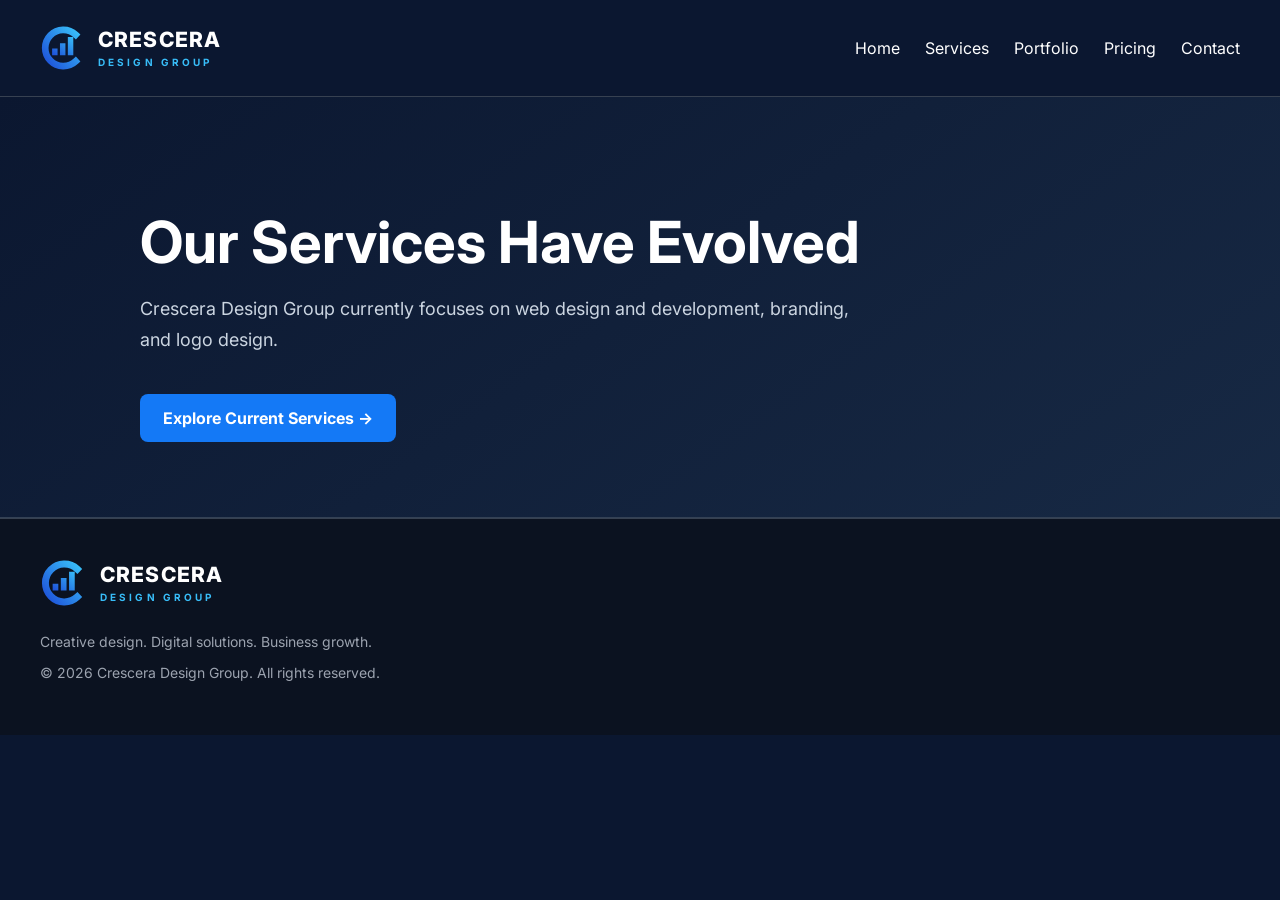
<file: services/graphic-design.html>
<!DOCTYPE html>
<html lang="en"><head><meta charset="UTF-8"><meta name="viewport" content="width=device-width, initial-scale=1"><title>Graphic Design Services | Crescera Design Group</title><meta name="description" content="Custom flyers, menus, business cards, posters, brochures, and promotional graphics for businesses across the United States."><meta name="theme-color" content="#0B1730"><meta name="robots" content="noindex, follow"><link rel="canonical" href="https://cresceradesigngroup.com/services/graphic-design.html"><link rel="icon" href="../favicon.svg" type="image/svg+xml"><link rel="preconnect" href="https://fonts.googleapis.com"><link rel="preconnect" href="https://fonts.gstatic.com" crossorigin><link href="https://fonts.googleapis.com/css2?family=Inter:wght@400;500;600;700;800&display=swap" rel="stylesheet"><link rel="stylesheet" href="../style.css?v=12"><meta property="og:type" content="website"><meta property="og:title" content="Graphic Design Services | Crescera Design Group"><meta property="og:description" content="Custom flyers, menus, business cards, posters, brochures, and promotional graphics for businesses across the United States."><meta property="og:url" content="https://cresceradesigngroup.com/services/graphic-design.html"></head>
<body><header><a class="brand" href="../index.html#home" aria-label="Crescera Design Group home"><img src="../images/crescera-mark.svg" alt="" width="46" height="46"><span class="brand-name">CRESCERA<small>DESIGN GROUP</small></span></a><nav aria-label="Main navigation"><a href="../index.html#home">Home</a><a href="../index.html#services">Services</a><a href="../index.html#portfolio">Portfolio</a><a href="../index.html#pricing">Pricing</a><a href="../index.html#contact">Contact</a></nav></header>
<main><section class="service-detail-hero"><div class="service-detail-inner"><h1>Our Services Have Evolved</h1><p>Crescera Design Group currently focuses on web design and development, branding, and logo design.</p><a class="button" href="../index.html#services">Explore Current Services →</a></div></section></main><footer><div class="footer-brand"><img src="../images/crescera-mark.svg" alt="" width="48" height="48"><span class="brand-name">CRESCERA<small>DESIGN GROUP</small></span></div><p>Creative design. Digital solutions. Business growth.</p><p>&copy; 2026 Crescera Design Group. All rights reserved.</p></footer></body></html>
</file>
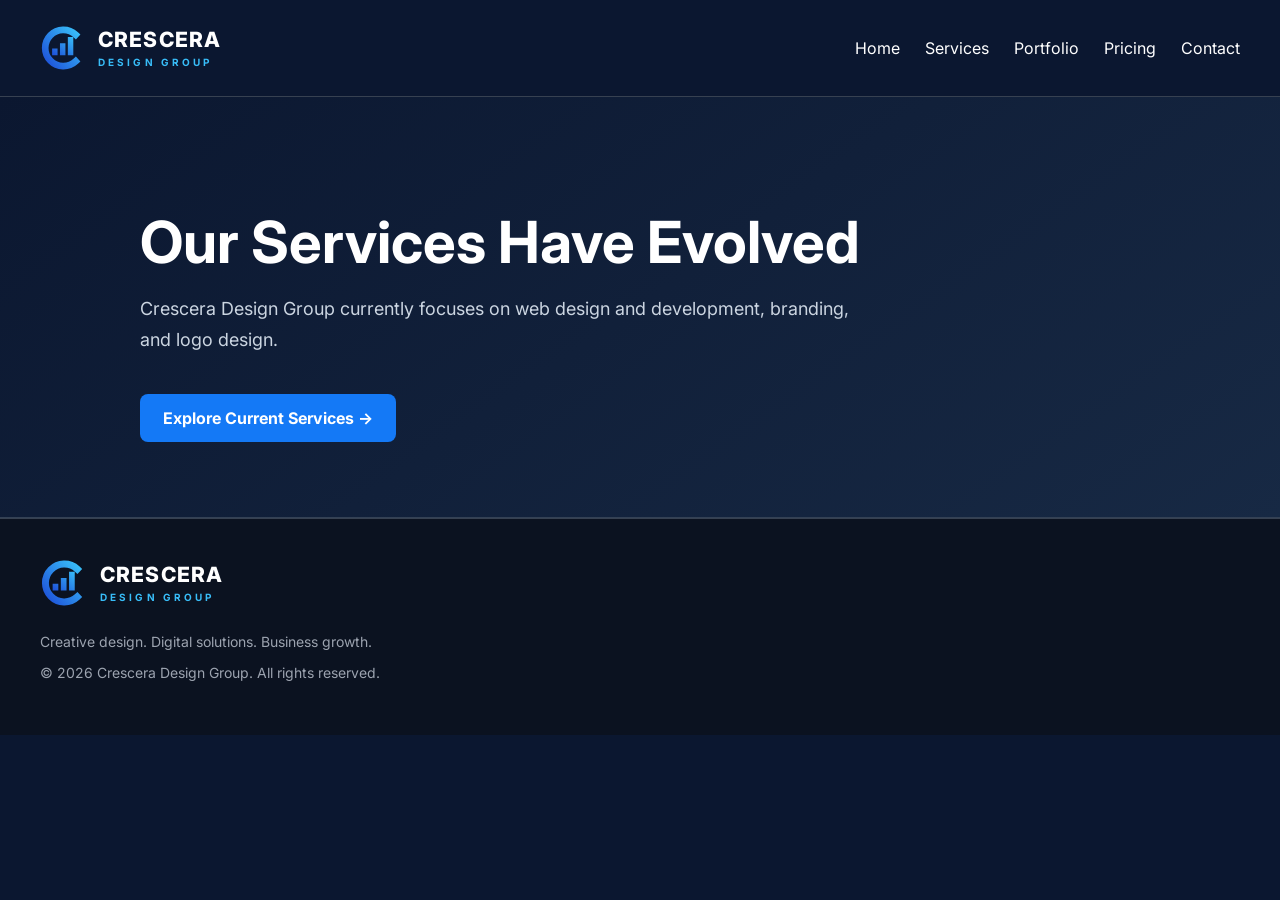
<file: services/packaging-label-design.html>
<!DOCTYPE html>
<html lang="en"><head><meta charset="UTF-8"><meta name="viewport" content="width=device-width, initial-scale=1"><title>Packaging and Product Label Design | Crescera Design Group</title><meta name="description" content="Custom packaging graphics, product labels, stickers, and branded inserts designed for small businesses nationwide."><meta name="theme-color" content="#0B1730"><meta name="robots" content="noindex, follow"><link rel="canonical" href="https://cresceradesigngroup.com/services/packaging-label-design.html"><link rel="icon" href="../favicon.svg" type="image/svg+xml"><link rel="preconnect" href="https://fonts.googleapis.com"><link rel="preconnect" href="https://fonts.gstatic.com" crossorigin><link href="https://fonts.googleapis.com/css2?family=Inter:wght@400;500;600;700;800&display=swap" rel="stylesheet"><link rel="stylesheet" href="../style.css?v=12"><meta property="og:type" content="website"><meta property="og:title" content="Packaging and Product Label Design | Crescera Design Group"><meta property="og:description" content="Custom packaging graphics, product labels, stickers, and branded inserts designed for small businesses nationwide."><meta property="og:url" content="https://cresceradesigngroup.com/services/packaging-label-design.html"></head>
<body><header><a class="brand" href="../index.html#home" aria-label="Crescera Design Group home"><img src="../images/crescera-mark.svg" alt="" width="46" height="46"><span class="brand-name">CRESCERA<small>DESIGN GROUP</small></span></a><nav aria-label="Main navigation"><a href="../index.html#home">Home</a><a href="../index.html#services">Services</a><a href="../index.html#portfolio">Portfolio</a><a href="../index.html#pricing">Pricing</a><a href="../index.html#contact">Contact</a></nav></header>
<main><section class="service-detail-hero"><div class="service-detail-inner"><h1>Our Services Have Evolved</h1><p>Crescera Design Group currently focuses on web design and development, branding, and logo design.</p><a class="button" href="../index.html#services">Explore Current Services →</a></div></section></main><footer><div class="footer-brand"><img src="../images/crescera-mark.svg" alt="" width="48" height="48"><span class="brand-name">CRESCERA<small>DESIGN GROUP</small></span></div><p>Creative design. Digital solutions. Business growth.</p><p>&copy; 2026 Crescera Design Group. All rights reserved.</p></footer></body></html>
</file>
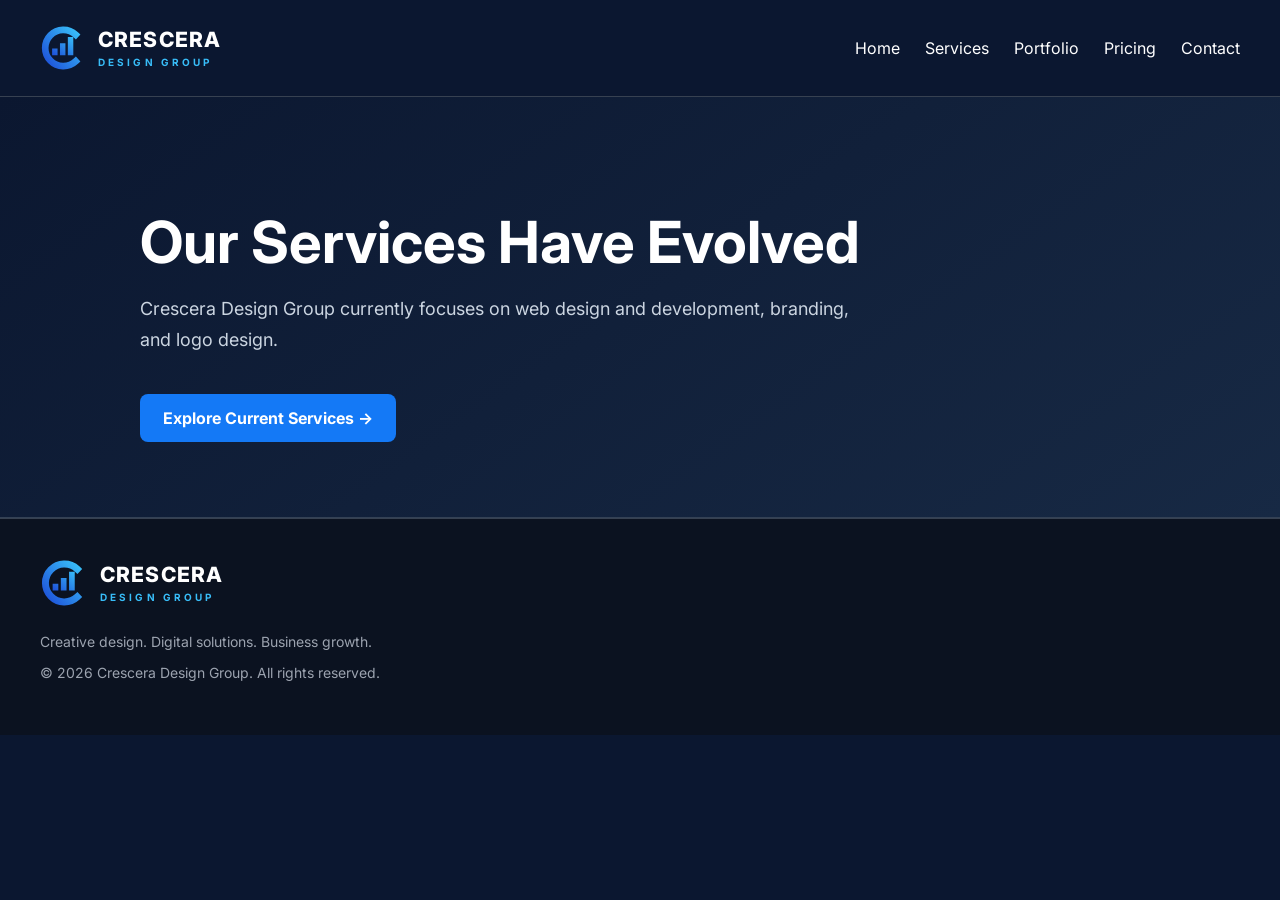
<file: services/social-media-design.html>
<!DOCTYPE html>
<html lang="en"><head><meta charset="UTF-8"><meta name="viewport" content="width=device-width, initial-scale=1"><title>Social Media Graphics and Creative Design | Crescera Design Group</title><meta name="description" content="Custom social media graphics, banners, thumbnails, branded templates, and visual content for businesses nationwide."><meta name="theme-color" content="#0B1730"><meta name="robots" content="noindex, follow"><link rel="canonical" href="https://cresceradesigngroup.com/services/social-media-design.html"><link rel="icon" href="../favicon.svg" type="image/svg+xml"><link rel="preconnect" href="https://fonts.googleapis.com"><link rel="preconnect" href="https://fonts.gstatic.com" crossorigin><link href="https://fonts.googleapis.com/css2?family=Inter:wght@400;500;600;700;800&display=swap" rel="stylesheet"><link rel="stylesheet" href="../style.css?v=12"><meta property="og:type" content="website"><meta property="og:title" content="Social Media Graphics and Creative Design | Crescera Design Group"><meta property="og:description" content="Custom social media graphics, banners, thumbnails, branded templates, and visual content for businesses nationwide."><meta property="og:url" content="https://cresceradesigngroup.com/services/social-media-design.html"></head>
<body><header><a class="brand" href="../index.html#home" aria-label="Crescera Design Group home"><img src="../images/crescera-mark.svg" alt="" width="46" height="46"><span class="brand-name">CRESCERA<small>DESIGN GROUP</small></span></a><nav aria-label="Main navigation"><a href="../index.html#home">Home</a><a href="../index.html#services">Services</a><a href="../index.html#portfolio">Portfolio</a><a href="../index.html#pricing">Pricing</a><a href="../index.html#contact">Contact</a></nav></header>
<main><section class="service-detail-hero"><div class="service-detail-inner"><h1>Our Services Have Evolved</h1><p>Crescera Design Group currently focuses on web design and development, branding, and logo design.</p><a class="button" href="../index.html#services">Explore Current Services →</a></div></section></main><footer><div class="footer-brand"><img src="../images/crescera-mark.svg" alt="" width="48" height="48"><span class="brand-name">CRESCERA<small>DESIGN GROUP</small></span></div><p>Creative design. Digital solutions. Business growth.</p><p>&copy; 2026 Crescera Design Group. All rights reserved.</p></footer></body></html>
</file>
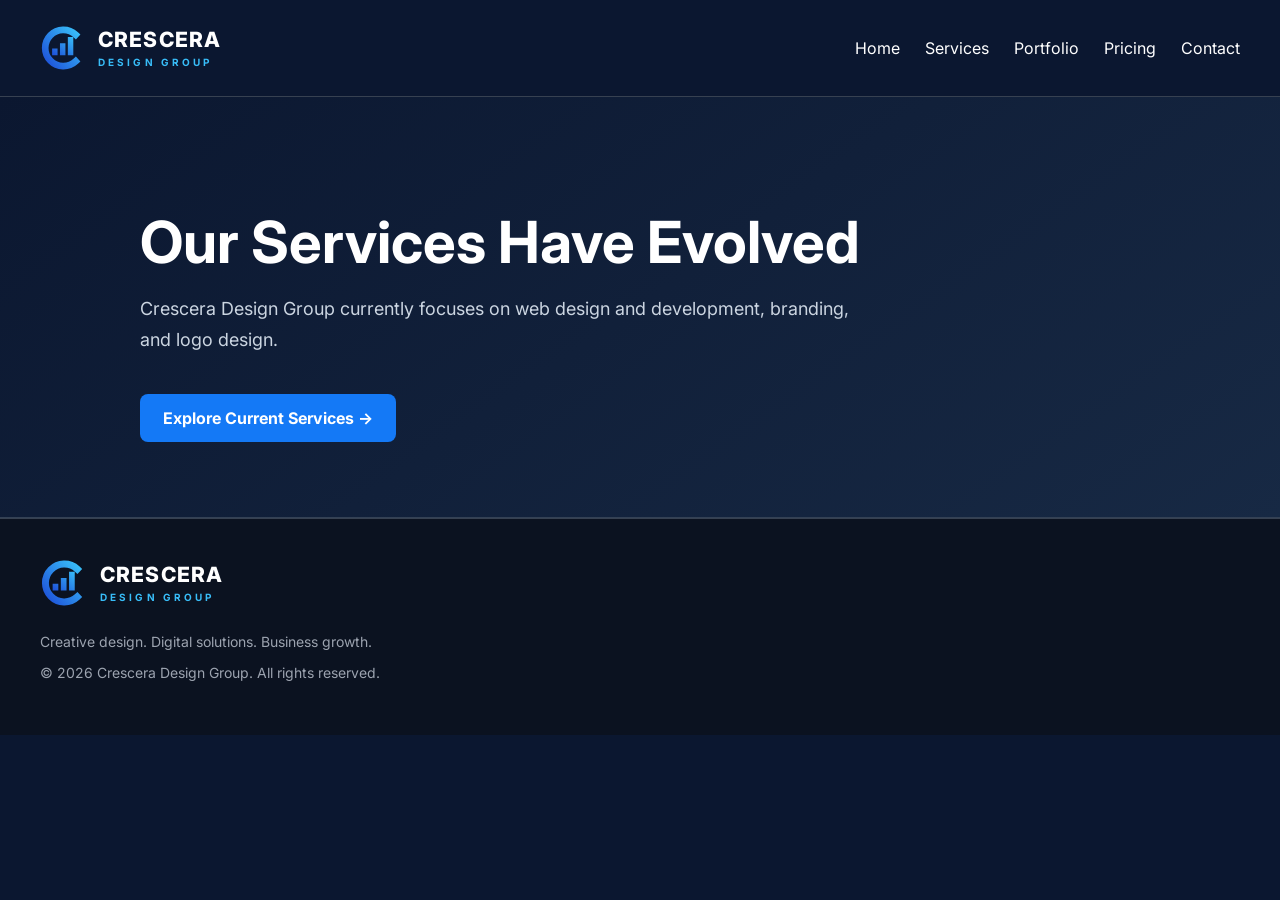
<file: services/ui-ux-design.html>
<!DOCTYPE html>
<html lang="en"><head><meta charset="UTF-8"><meta name="viewport" content="width=device-width, initial-scale=1"><title>UI and UX Design Services | Crescera Design Group</title><meta name="description" content="Website interfaces, app concepts, dashboards, usability reviews, and interactive design prototypes for growing businesses."><meta name="theme-color" content="#0B1730"><meta name="robots" content="noindex, follow"><link rel="canonical" href="https://cresceradesigngroup.com/services/ui-ux-design.html"><link rel="icon" href="../favicon.svg" type="image/svg+xml"><link rel="preconnect" href="https://fonts.googleapis.com"><link rel="preconnect" href="https://fonts.gstatic.com" crossorigin><link href="https://fonts.googleapis.com/css2?family=Inter:wght@400;500;600;700;800&display=swap" rel="stylesheet"><link rel="stylesheet" href="../style.css?v=12"><meta property="og:type" content="website"><meta property="og:title" content="UI and UX Design Services | Crescera Design Group"><meta property="og:description" content="Website interfaces, app concepts, dashboards, usability reviews, and interactive design prototypes for growing businesses."><meta property="og:url" content="https://cresceradesigngroup.com/services/ui-ux-design.html"></head>
<body><header><a class="brand" href="../index.html#home" aria-label="Crescera Design Group home"><img src="../images/crescera-mark.svg" alt="" width="46" height="46"><span class="brand-name">CRESCERA<small>DESIGN GROUP</small></span></a><nav aria-label="Main navigation"><a href="../index.html#home">Home</a><a href="../index.html#services">Services</a><a href="../index.html#portfolio">Portfolio</a><a href="../index.html#pricing">Pricing</a><a href="../index.html#contact">Contact</a></nav></header>
<main><section class="service-detail-hero"><div class="service-detail-inner"><h1>Our Services Have Evolved</h1><p>Crescera Design Group currently focuses on web design and development, branding, and logo design.</p><a class="button" href="../index.html#services">Explore Current Services →</a></div></section></main><footer><div class="footer-brand"><img src="../images/crescera-mark.svg" alt="" width="48" height="48"><span class="brand-name">CRESCERA<small>DESIGN GROUP</small></span></div><p>Creative design. Digital solutions. Business growth.</p><p>&copy; 2026 Crescera Design Group. All rights reserved.</p></footer></body></html>
</file>
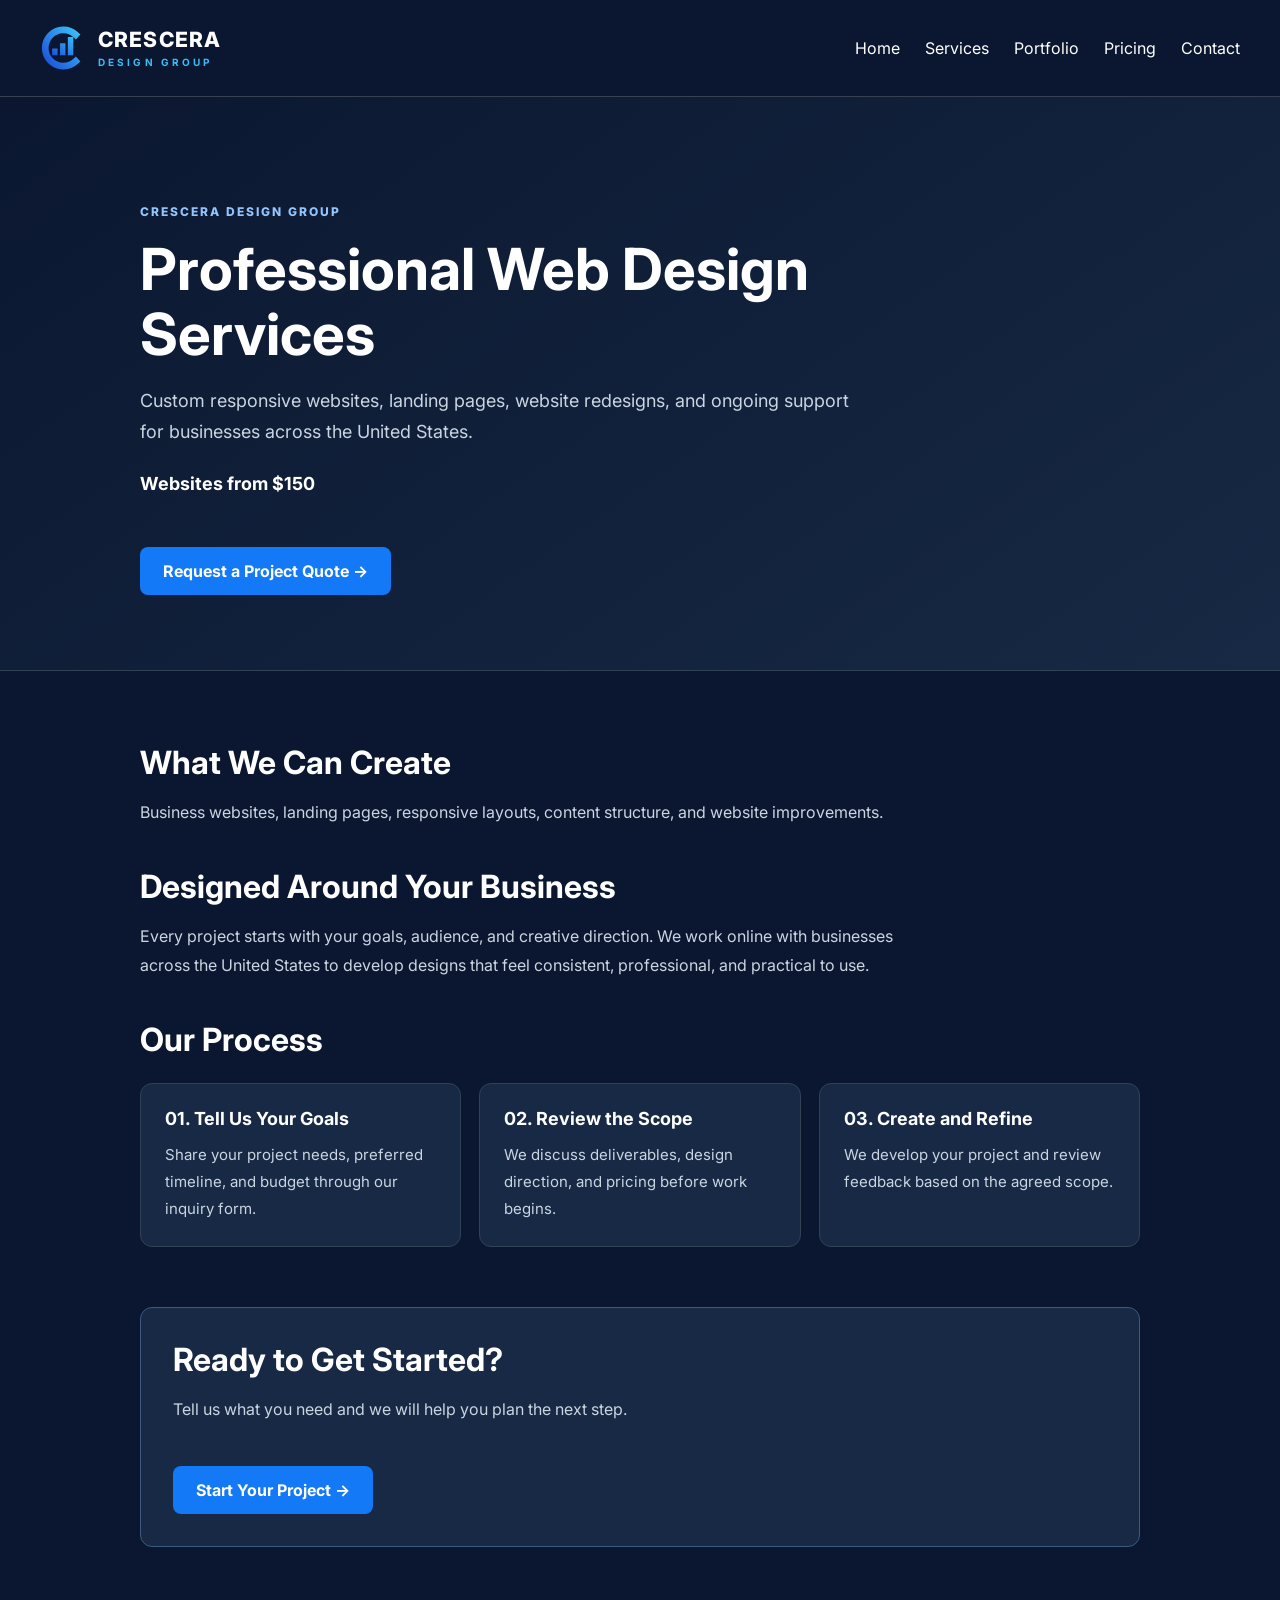
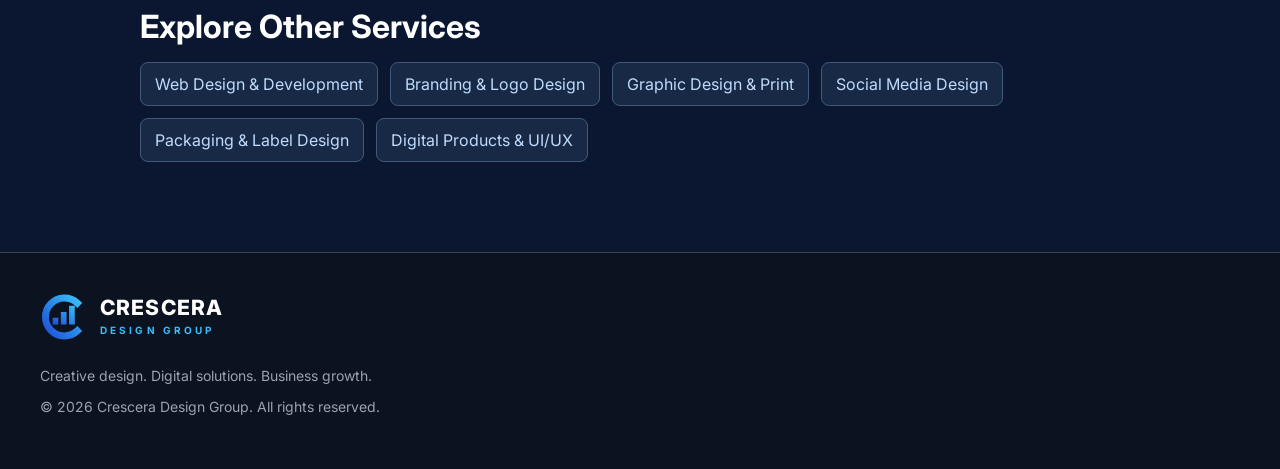
<file: services/web-design.html>
<!DOCTYPE html>
<html lang="en"><head><meta charset="UTF-8"><meta name="viewport" content="width=device-width, initial-scale=1"><title>Professional Web Design Services | Crescera Design Group</title><meta name="description" content="Custom responsive websites, landing pages, website redesigns, and ongoing support for businesses across the United States."><meta name="theme-color" content="#0B1730"><meta name="robots" content="index, follow"><link rel="canonical" href="https://cresceradesigngroup.com/services/web-design.html"><link rel="icon" href="../favicon.svg" type="image/svg+xml"><link rel="preconnect" href="https://fonts.googleapis.com"><link rel="preconnect" href="https://fonts.gstatic.com" crossorigin><link href="https://fonts.googleapis.com/css2?family=Inter:wght@400;500;600;700;800&display=swap" rel="stylesheet"><link rel="stylesheet" href="../style.css?v=12"><meta property="og:type" content="website"><meta property="og:title" content="Professional Web Design Services | Crescera Design Group"><meta property="og:description" content="Custom responsive websites, landing pages, website redesigns, and ongoing support for businesses across the United States."><meta property="og:url" content="https://cresceradesigngroup.com/services/web-design.html"></head>
<body><header><a class="brand" href="../index.html#home" aria-label="Crescera Design Group home"><img src="../images/crescera-mark.svg" alt="" width="46" height="46"><span class="brand-name">CRESCERA<small>DESIGN GROUP</small></span></a><nav aria-label="Main navigation"><a href="../index.html#home">Home</a><a href="../index.html#services">Services</a><a href="../index.html#portfolio">Portfolio</a><a href="../index.html#pricing">Pricing</a><a href="../index.html#contact">Contact</a></nav></header>
<main><section class="service-detail-hero"><div class="service-detail-inner"><p class="service-detail-eyebrow">CRESCERA DESIGN GROUP</p><h1>Professional Web Design Services</h1><p>Custom responsive websites, landing pages, website redesigns, and ongoing support for businesses across the United States.</p><p class="service-detail-price">Websites from $150</p><a class="button" href="../index.html#contact">Request a Project Quote →</a></div></section><section class="service-detail-content"><div class="service-detail-inner"><h2>What We Can Create</h2><p>Business websites, landing pages, responsive layouts, content structure, and website improvements.</p><h2>Designed Around Your Business</h2><p>Every project starts with your goals, audience, and creative direction. We work online with businesses across the United States to develop designs that feel consistent, professional, and practical to use.</p><h2>Our Process</h2><div class="service-detail-steps"><article><h3>01. Tell Us Your Goals</h3><p>Share your project needs, preferred timeline, and budget through our inquiry form.</p></article><article><h3>02. Review the Scope</h3><p>We discuss deliverables, design direction, and pricing before work begins.</p></article><article><h3>03. Create and Refine</h3><p>We develop your project and review feedback based on the agreed scope.</p></article></div><div class="service-detail-cta"><h2>Ready to Get Started?</h2><p>Tell us what you need and we will help you plan the next step.</p><a class="button" href="../index.html#contact">Start Your Project →</a></div><h2>Explore Other Services</h2><div class="service-detail-links"><a href="web-design.html">Web Design &amp; Development</a><a href="branding-logo-design.html">Branding &amp; Logo Design</a><a href="graphic-design.html">Graphic Design &amp; Print</a><a href="social-media-design.html">Social Media Design</a><a href="packaging-label-design.html">Packaging &amp; Label Design</a><a href="ui-ux-design.html">Digital Products &amp; UI/UX</a></div></div></section></main><footer><div class="footer-brand"><img src="../images/crescera-mark.svg" alt="" width="48" height="48"><span class="brand-name">CRESCERA<small>DESIGN GROUP</small></span></div><p>Creative design. Digital solutions. Business growth.</p><p>&copy; 2026 Crescera Design Group. All rights reserved.</p></footer></body></html>
</file>
<file: style.css>
/* ==================================
   GLOBAL STYLES
================================== */

* {
  box-sizing: border-box;
}

html {
  scroll-behavior: smooth;
}

body {
  margin: 0;
  background-color: #0B1730;
  color: white;
  font-family: 'Inter', Arial, sans-serif;
}

/* ==================================
   HEADER AND NAVIGATION
================================== */

header {
  display: flex;
  justify-content: space-between;
  align-items: center;
  flex-wrap: wrap;
  gap: 20px;
  padding: 25px 40px;
  border-bottom: 1px solid #374151;
}

header h2 {
  margin: 0;
  font-size: 20px;
}

nav {
  display: flex;
  gap: 25px;
  flex-wrap: wrap;
}

nav a {
  color: white;
  text-decoration: none;
  font-size: 16px;
}

nav a:hover {
  color: #38BDF8;
}

/* ==================================
   HERO SECTION
================================== */

.hero {
  display: grid;
  grid-template-columns: 1fr 1fr;
  align-items: center;
  gap: 50px;
  padding: 100px 40px;
  max-width: 1200px;
  margin: 0 auto;
}

.subtitle {
  color: #38BDF8;
  font-size: 14px;
  font-weight: 700;
  letter-spacing: 1px;
}

.hero h1 {
  font-size: 52px;
  line-height: 1.15;
  margin-bottom: 20px;
}

.description {
  color: #D1D5DB;
  font-size: 18px;
  line-height: 1.6;
}

.hero-image img {
  width: 100%;
  height: auto;
  display: block;
  border-radius: 16px;
}

/* ==================================
   BUTTONS
================================== */

.hero-buttons {
  display: flex;
  gap: 15px;
  flex-wrap: wrap;
  align-items: center;
}

.button {
  display: inline-block;
  background-color: #1479F6;
  color: white;
  padding: 14px 25px;
  text-decoration: none;
  border-radius: 18px;
  margin-top: 20px;
  font-weight: 600;
}

.button:hover {
  background-color: #1D4ED8;
}

.secondary-button {
  display: inline-block;
  color: white;
  text-decoration: none;
  padding: 14px 25px;
  border: 1px solid #475569;
  border-radius: 18px;
  margin-top: 20px;
}

.secondary-button:hover {
  background-color: #172944;
}

/* ==================================
   SERVICES SECTION
================================== */

.services {
  padding: 80px 40px;
  background-color: #101E38;
}

.services h2 {
  font-size: 36px;
  margin-bottom: 10px;
}

.section-description {
  color: #D1D5DB;
  font-size: 18px;
  margin-bottom: 35px;
}

.service-grid {
  display: grid;
  grid-template-columns: repeat(2, minmax(0, 1fr));
  gap: 20px;
  max-width: 1000px;
  margin: 0 auto;
}

.service-card {
  background-color: #172944;
  padding: 30px;
  border-radius: 12px;
  border: 1px solid #374151;

  transition: transform 0.2s ease,
              border-color 0.2s ease;
}

.service-card:hover {
  transform: translateY(-5px);
  border-color: #38BDF8;
}

.service-card h3 {
  color: #38BDF8;
  font-size: 22px;
}

.service-card p {
  color: #D1D5DB;
  line-height: 1.6;
}

/* ==================================
   CONTACT SECTION
================================== */

.contact {
  text-align: center;
  padding: 80px 40px;
}

.contact h2 {
  font-size: 36px;
}

.contact p {
  color: #D1D5DB;
  font-size: 18px;
  line-height: 1.6;
}

/* ==================================
   CONTACT FORM
================================== */

#contact-form {
  max-width: 550px;
  margin: 30px auto 0;
  padding: 30px;
  background-color: #172944;
  border-radius: 12px;
  text-align: left;
}

#contact-form label {
  display: block;
  color: white;
  margin-bottom: 8px;
  font-weight: 600;
}

#contact-form input,
#contact-form textarea {
  width: 100%;
  padding: 14px;
  margin-bottom: 20px;
  background-color: #0B1730;
  color: white;
  border: 1px solid #475569;
  border-radius: 8px;
  font-family: inherit;
  font-size: 16px;
}

#contact-form input:focus,
#contact-form textarea:focus {
  outline: 2px solid #38BDF8;
  outline-offset: 2px;
}

#contact-form button {
  width: 100%;
  padding: 15px;
  background-color: #1479F6;
  color: white;
  border: none;
  border-radius: 8px;
  font-size: 16px;
  font-weight: bold;
  cursor: pointer;
}

#contact-form button:hover {
  background-color: #1D4ED8;
}

#form-status {
  max-width: 550px;
  margin: 15px auto;
  color: #93C5FD;
}

/* ==================================
   FOOTER
================================== */

footer {
  background-color: #0B1220;
  padding: 40px;
  border-top: 1px solid #374151;
}

footer h3 {
  color: white;
  font-size: 20px;
}

footer p {
  color: #9CA3AF;
  font-size: 14px;
}


/* PORTFOLIO SECTION */

.portfolio {
    padding: 100px 40px;
    background-color: #0B1730;
    text-align: center;
}

.portfolio h2 {
    font-size: 36px;
    margin-bottom: 15px;
}

.portfolio-grid {
    display: grid;
    grid-template-columns: repeat(3, minmax(0, 1fr));
    gap: 25px;
    max-width: 1200px;
    margin: 50px auto 0;
}

.portfolio-card {
    min-width: 0;
    background-color: #172944;
    border: 1px solid #374151;
    border-radius: 12px;
    overflow: hidden;
    text-align: left;
    transition: transform 0.3s ease;
}

.portfolio-card:hover {
    transform: translateY(-6px);
}

/* IMAGE PREVIEW */

.portfolio-preview {
    width: 100%;
    height: 220px;
    overflow: hidden;
    background: linear-gradient(135deg, #1479F6, #7c3aed);
    display: flex;
    align-items: center;
    justify-content: center;
}

.portfolio-preview img {
    display: block;
    width: 100%;
    height: 100%;
    object-fit: cover;
    object-position: center top;
}

.portfolio-preview span {
    font-size: 22px;
    font-weight: 800;
    color: white;
    letter-spacing: 2px;
}

/* PROJECT DETAILS */

.portfolio-info {
    padding: 25px;
}

.portfolio-info h3 {
    font-size: 21px;
    margin-bottom: 12px;
}

.portfolio-info p {
    color: #9ca3af;
    line-height: 1.7;
    margin-bottom: 20px;
}

.project-tag {
    display: inline-block;
    font-size: 12px;
    font-weight: 600;
    color: #93c5fd;
    background-color: #1e3a8a;
    padding: 7px 12px;
    border-radius: 20px;
}

.portfolio-link {
    display: block;
    width: fit-content;
    margin-top: 20px;
    color: #38BDF8;
    font-weight: 600;
    text-decoration: none;
}

.portfolio-link:hover {
    color: #93c5fd;
    text-decoration: underline;
}




/* ==================================
   TABLET AND MOBILE
================================== */

@media (max-width: 768px) {

  .hero {
    grid-template-columns: 1fr;
    padding: 60px 20px;
    gap: 35px;
  }

  .hero h1 {
    font-size: 36px;
  }

}

/* ==================================
   SMALL MOBILE SCREENS
================================== */

@media (max-width: 600px) {

  header {
    padding: 20px;
  }

  nav {
    gap: 15px;
  }

  .hero h1 {
    font-size: 32px;
  }

  .services {
    padding: 50px 20px;
  }

  .service-grid {
    grid-template-columns: 1fr;
  }

  .contact {
    padding: 50px 20px;
  }

  #contact-form {
    padding: 20px;
  }

  footer {
    padding: 30px 20px;
  }

}


/* PORTFOLIO RESPONSIVE DESIGN */

@media (max-width: 900px) {
    .portfolio-grid {
        grid-template-columns: repeat(2, minmax(0, 1fr));
    }
}

@media (max-width: 600px) {
    .portfolio {
        padding: 70px 20px;
    }

    .portfolio h2 {
        font-size: 28px;
    }

    .portfolio-grid {
        grid-template-columns: 1fr;
    }

    .portfolio-preview {
        height: 200px;
    }
}


/* PRICING SECTION */
.pricing {
  padding: 100px 40px;
  background: #101E38;
  text-align: center;
}
.pricing h2 { font-size: 36px; margin-bottom: 15px; }
.pricing-grid {
  display: grid;
  grid-template-columns: repeat(3, minmax(0, 1fr));
  gap: 25px;
  max-width: 1200px;
  margin: 50px auto 0;
}
.pricing-card {
  position: relative;
  min-width: 0;
  display: flex;
  flex-direction: column;
  padding: 35px 25px;
  text-align: left;
  background: #172944;
  border: 1px solid #374151;
  border-radius: 14px;
  transition: transform .3s ease;
}
.pricing-card:hover { transform: translateY(-6px); }
.pricing-card.featured { border: 2px solid #38BDF8; background: #1e293b; }
.popular-tag {
  position: absolute;
  top: -15px;
  left: 50%;
  transform: translateX(-50%);
  padding: 8px 15px;
  background: #1479F6;
  color: white;
  border-radius: 20px;
  font-size: 12px;
  font-weight: 700;
  white-space: nowrap;
}
.pricing-card h3 { font-size: 25px; margin: 0 0 12px; }
.package-description { color: #d1d5db; line-height: 1.6; min-height: 52px; }
.price { font-size: 42px; font-weight: 800; margin: 20px 0 5px; }
.price-note { color: #9ca3af; font-size: 13px; margin-bottom: 25px; }
.pricing-card ul { list-style: none; padding: 0; margin: 0 0 30px; }
.pricing-card li {
  color: #d1d5db;
  padding: 12px 0;
  border-bottom: 1px solid #374151;
  line-height: 1.5;
}
.pricing-card li::before { content: "✓"; color: #38BDF8; font-weight: bold; margin-right: 10px; }
.pricing-button {
  display: block;
  margin-top: auto;
  padding: 15px 20px;
  background: #1479F6;
  color: white;
  text-align: center;
  text-decoration: none;
  font-weight: 600;
  border-radius: 8px;
}
.pricing-button:hover { background: #1d4ed8; }
.pricing-disclaimer {
  max-width: 800px;
  margin: 35px auto 0;
  color: #9ca3af;
  font-size: 14px;
  line-height: 1.7;
}
@media (max-width: 900px) {
  .pricing-grid { grid-template-columns: repeat(2, minmax(0, 1fr)); }
}
@media (max-width: 600px) {
  .pricing { padding: 70px 20px; }
  .pricing h2 { font-size: 28px; }
  .pricing-grid { grid-template-columns: 1fr; gap: 35px; }
  .pricing-card { padding: 30px 22px; }
  .price { font-size: 36px; }
}

/* Keep the spam-trap field off screen while retaining it in the form. */
#contact-form .form-honeypot { position: absolute; left: -9999px; width: 1px; height: 1px; opacity: 0; pointer-events: none; }
#contact-form button:disabled { opacity: .7; cursor: wait; }

/* Crescera Design Group brand identity */
.brand,.footer-brand{display:inline-flex;align-items:center;gap:12px;text-decoration:none;color:#fff;min-width:0}
.brand img,.footer-brand img{flex:none;display:block}
.brand-name{display:flex;flex-direction:column;font-size:21px;font-weight:800;letter-spacing:.055em;line-height:1.15}
.brand-name small{font-size:10px;font-weight:700;letter-spacing:.31em;color:#38BDF8;margin-top:5px}
.footer-brand{margin-bottom:12px}
@media(max-width:600px){.brand-name{font-size:17px}.brand-name small{font-size:9px}.brand img{width:40px;height:40px}}


/* Creative studio expansion */
.service-price{font-weight:700;color:#93c5fd!important;margin-top:18px}
.service-card a,.bundle-card a{color:#7dd3fc;font-weight:700;text-decoration:none}
.service-card a:hover,.bundle-card a:hover{text-decoration:underline}
.creative-pricing{max-width:1200px;margin:72px auto 0;text-align:left}
.creative-pricing>h3{font-size:28px;margin:35px 0 15px}
.creative-price-grid{display:grid;grid-template-columns:repeat(3,minmax(0,1fr));gap:14px}
.creative-price-item{background:#172944;border:1px solid #374151;border-radius:12px;padding:22px;display:flex;justify-content:space-between;align-items:center;gap:14px}
.creative-price-item span{color:#7dd3fc;font-weight:800;white-space:nowrap}
.bundle-grid{display:grid;grid-template-columns:repeat(3,minmax(0,1fr));gap:20px}
.bundle-card{background:#172944;border:1px solid #374151;border-radius:14px;padding:25px}
.bundle-card h4{font-size:20px;margin:0 0 12px}
.bundle-card>strong{font-size:29px;color:#7dd3fc}
.bundle-card p{color:#d1d5db;line-height:1.6;min-height:76px}
.about{padding:90px 40px;background:#0b1730}
.about-inner{max-width:900px;margin:auto}
.about h2{font-size:38px}
.about p:not(.subtitle){color:#d1d5db;line-height:1.8;font-size:18px}
#contact-form select{width:100%;padding:14px;margin-bottom:20px;background:#0b1730;color:white;border:1px solid #475569;border-radius:8px;font:inherit}
#contact-form select:focus{outline:2px solid #38bdf8;outline-offset:2px}
@media(max-width:900px){.creative-price-grid,.bundle-grid{grid-template-columns:repeat(2,minmax(0,1fr))}}
@media(max-width:600px){.creative-price-grid,.bundle-grid{grid-template-columns:1fr}.about{padding:65px 20px}.about h2{font-size:30px}.creative-price-item{padding:18px}.creative-pricing{margin-top:50px}}


/* OTSPress featured portfolio and case study */
.portfolio-featured{max-width:1200px;margin:42px auto 30px;display:grid;grid-template-columns:1.15fr 1fr;overflow:hidden;background:#172944;border:1px solid #374151;border-radius:18px;text-align:left}
.ots-feature-art{min-height:330px;background:radial-gradient(ellipse at 88% 15%,#385d08 0,transparent 43%),linear-gradient(145deg,#060808,#10170b 60%,#030404);display:flex;flex-direction:column;align-items:flex-start;justify-content:center;padding:clamp(24px,4vw,54px);overflow:hidden;border-bottom:3px solid #a6ff00;position:relative}
.ots-feature-art:before{content:"";position:absolute;right:-30px;top:-65px;width:140px;height:550px;background:#a6ff00;transform:rotate(36deg);opacity:.14}
.ots-kicker{color:#c4ff76;letter-spacing:.2em;font-size:11px;font-weight:800;z-index:1}
.ots-wordmark{display:flex;flex-wrap:nowrap;white-space:nowrap;font-size:clamp(42px,6vw,95px);font-weight:800;letter-spacing:-.07em;line-height:1.2;z-index:1}
.ots-wordmark span:first-child{color:white}.ots-wordmark span:last-child{color:#a6ff00}
.ots-subline{letter-spacing:.38em;font-size:clamp(9px,1vw,15px);font-weight:800;z-index:1}
.ots-feature-art p{font-weight:800;font-size:clamp(13px,1.5vw,20px);z-index:1;margin-top:28px}
.ots-feature-art p strong{color:#a6ff00}
.portfolio-featured-content{padding:clamp(26px,4vw,55px);display:flex;flex-direction:column;align-items:flex-start;justify-content:center}
.portfolio-featured-content h3{font-size:32px;margin:20px 0 8px}
.portfolio-featured-content>p{color:#d1d5db;line-height:1.7}
.case-tags{display:flex;flex-wrap:wrap;gap:9px;margin:18px 0}
.case-tags span{border:1px solid #466079;background:#11253b;border-radius:40px;padding:8px 12px;color:#d9e9ff;font-size:12px;font-weight:600}
.portfolio-featured-content .button{margin-top:12px}
.case-study{max-width:1160px;margin:auto;padding:35px 30px 80px}
.case-back{color:#93c5fd;text-decoration:none;font-weight:600}
.case-intro{padding:70px 0 45px}
.case-intro h1{font-size:clamp(38px,6vw,72px);margin:15px 0}
.case-intro>p:not(.subtitle){font-size:20px;color:#d1d5db;line-height:1.7;max-width:770px}
.case-visual .ots-feature-art{min-height:440px;border-radius:18px}
.case-visual .ots-wordmark{font-size:clamp(55px,10vw,135px)}
.case-image-note{color:#9ca3af;font-size:13px;line-height:1.6}
.case-section{padding:55px 0;border-bottom:1px solid #374151}
.case-section h2{font-size:clamp(27px,3.5vw,42px);margin:10px 0 22px}
.case-section p:not(.subtitle){color:#d1d5db;line-height:1.85;font-size:17px;max-width:850px}
.case-two{display:grid;grid-template-columns:1fr 1fr;gap:45px}
.case-two h3{color:#93c5fd}
.case-cta{padding:70px 25px;text-align:center;background:#101e38;border-radius:18px;margin-top:60px}
.case-cta p{color:#d1d5db}
@media(max-width:850px){.portfolio-featured,.case-two{grid-template-columns:1fr}.portfolio-featured .ots-feature-art{min-height:290px}.ots-wordmark{font-size:clamp(46px,11vw,90px)}}
@media(max-width:600px){.case-study{padding:25px 20px 60px}.case-intro{padding:40px 0}.case-visual .ots-feature-art{min-height:300px;padding:22px}.case-visual .ots-wordmark{font-size:clamp(42px,10vw,70px)}.ots-subline{letter-spacing:.18em}.portfolio-featured-content{padding:25px}}

.case-site-screenshot{display:block;width:100%;height:auto;border:1px solid #39454b;border-radius:12px;background:#0e1110;margin-top:25px;box-shadow:0 16px 50px rgba(0,0,0,.22)}


/* Refined portfolio feature: Crescera visual language */
.portfolio-featured{width:min(100%,1120px);margin:38px auto 32px;grid-template-columns:minmax(0,1fr) minmax(0,1.08fr);background:#11213b;border:1px solid #30415c;box-shadow:0 12px 34px rgba(0,0,0,.13)}
.portfolio-featured .ots-feature-art{min-width:0;min-height:360px;padding:36px;background:linear-gradient(135deg,#101b29,#0b141e 65%,#182a1e);border:0;border-right:1px solid #30415c;align-items:flex-start;text-align:left}
.portfolio-featured .ots-feature-art:before{width:70px;right:-44px;opacity:.09}
.portfolio-featured .ots-kicker{font-size:10px;letter-spacing:.15em}
.portfolio-featured .ots-wordmark{font-size:clamp(35px,4.4vw,72px);letter-spacing:-.075em}
.portfolio-featured .ots-subline{font-size:10px;letter-spacing:.26em}
.portfolio-featured .ots-feature-art p{font-size:14px;margin-top:35px;line-height:1.5}
.portfolio-featured-content{min-width:0;padding:38px;text-align:left;align-items:flex-start}
.portfolio-featured-content h3{font-size:clamp(23px,2.4vw,31px);margin:16px 0 4px}
.portfolio-featured-content>p{font-size:15px;line-height:1.75;margin:12px 0}
.portfolio-featured-content .case-tags{gap:8px;margin:12px 0 18px}
.portfolio-featured-content .case-tags span{font-size:11px;padding:6px 10px}
.portfolio-featured-content .portfolio-link{display:inline-block;margin-top:17px}
.case-section .case-site-screenshot{display:block;width:100%;max-width:850px;max-height:510px;object-fit:contain;object-position:center;margin:25px auto 0;border-radius:12px}
.case-section .site-preview-frame{width:min(100%,900px);margin:0 auto;overflow:hidden}
.case-section .site-preview-frame a{display:block;max-width:100%}
@media(max-width:850px){.portfolio-featured{grid-template-columns:1fr}.portfolio-featured .ots-feature-art{min-height:245px;border-right:0;border-bottom:1px solid #30415c}.portfolio-featured .ots-wordmark{font-size:clamp(42px,9vw,70px)}}
@media(max-width:600px){.portfolio-featured-content{padding:24px}.portfolio-featured .ots-feature-art{padding:24px}.portfolio-featured .ots-wordmark{font-size:clamp(38px,10vw,58px)}.case-section .case-site-screenshot{max-height:350px}}


/* Jackson's Sweets client case study */
.portfolio-actions{display:flex;flex-wrap:wrap;gap:8px 20px;align-items:center;margin-top:12px}
.sweets-case .case-intro{max-width:950px}
.sweets-hero{display:grid;grid-template-columns:minmax(0,.9fr) minmax(0,1.1fr);align-items:center;gap:32px;padding:clamp(24px,4vw,52px);background:linear-gradient(135deg,#152641,#192b46);border:1px solid #364862;border-radius:18px;overflow:hidden}
.sweets-hero-copy{min-width:0}
.sweets-eyebrow{display:inline-block;color:#b8cdf7;font-size:11px;font-weight:800;letter-spacing:.18em;margin-bottom:20px}
.sweets-hero-copy h2{font-size:clamp(26px,3.4vw,46px);line-height:1.2;margin:0 0 16px;color:#fff}
.sweets-hero-copy p{color:#d1d9e7;line-height:1.7;font-size:16px}
.sweets-accent-line{display:block;width:60px;height:3px;border-radius:4px;background:#70a5ff;margin-top:28px}
.sweets-preview{width:100%;min-width:0;background:#0b1730;border:1px solid #44526b;border-radius:13px;padding:12px;box-shadow:0 18px 38px rgba(0,0,0,.18)}
.sweets-preview img{display:block;width:100%;height:auto;max-height:420px;object-fit:contain;object-position:center;border-radius:6px}
.sweets-case .case-two>div{min-width:0}
@media(max-width:780px){.sweets-hero{grid-template-columns:1fr;gap:25px}.sweets-preview img{max-height:360px}}


/* Crescera project inquiry form */
#contact-form{max-width:820px;margin:32px auto 0;padding:clamp(24px,4vw,42px);border:1px solid #344968;box-shadow:0 18px 40px rgba(0,0,0,.12)}
#contact-form .inquiry-intro{margin:0 0 28px;color:#cbd5e1;font-size:15px;line-height:1.7}
#contact-form .inquiry-group{border:0;padding:0;margin:0 0 27px;min-width:0}
#contact-form .inquiry-group legend{font-size:18px;font-weight:800;color:#fff;padding:0;margin-bottom:18px;width:100%;border-bottom:1px solid #3a4b65;padding-bottom:12px}
#contact-form .inquiry-grid{display:grid;grid-template-columns:repeat(2,minmax(0,1fr));column-gap:20px;row-gap:4px}
#contact-form .inquiry-field{min-width:0}
#contact-form label{font-size:14px;margin-bottom:9px}
#contact-form .optional{font-size:12px;font-weight:400;color:#b3c0d4}
#contact-form input,#contact-form select,#contact-form textarea{width:100%;max-width:100%;min-width:0;background:#0b1730;color:#fff;border:1px solid #52627a;border-radius:8px;padding:13px 14px;margin-bottom:20px;font:inherit;font-size:15px;line-height:1.45}
#contact-form textarea{resize:vertical;min-height:155px}
#contact-form select{appearance:auto;cursor:pointer}
#contact-form select option{color:#fff;background:#0b1730}
#contact-form input::placeholder,#contact-form textarea::placeholder{color:#9caec5;opacity:1}
#contact-form input:focus-visible,#contact-form select:focus-visible,#contact-form textarea:focus-visible{outline:2px solid #38bdf8;outline-offset:2px;border-color:#38bdf8}
#contact-form .inquiry-note{font-size:13px;line-height:1.6;color:#b9c5d6;margin:0 0 20px}
#contact-form button:disabled{opacity:.65;cursor:wait}
#form-status{max-width:820px;font-size:15px}
@media(max-width:620px){#contact-form .inquiry-grid{grid-template-columns:1fr}#contact-form{padding:22px}#contact-form .inquiry-group legend{font-size:17px}}


/* Dedicated service landing pages */
.service-detail-hero{padding:95px 28px 75px;background:linear-gradient(145deg,#0b1730,#172944);border-bottom:1px solid #334155}
.service-detail-inner{max-width:1000px;margin:0 auto}
.service-detail-eyebrow{color:#93c5fd;font-size:12px;font-weight:800;letter-spacing:2px}
.service-detail-hero h1{font-size:clamp(34px,5vw,58px);line-height:1.12;max-width:850px;margin:18px 0}
.service-detail-hero p:not(.service-detail-eyebrow){max-width:720px;color:#cbd5e1;font-size:18px;line-height:1.75}
.service-detail-hero .service-detail-price{color:#fff!important;font-weight:700;margin:20px 0 28px}
.service-detail-hero .button,.service-detail-cta .button{display:inline-block;padding:14px 23px;background:#1479f6;border-radius:8px;color:#fff;text-decoration:none;font-weight:700}
.service-detail-content{padding:72px 28px 90px;background:#0b1730}
.service-detail-content h2{font-size:clamp(24px,3vw,32px);margin:0 0 16px}
.service-detail-content p{color:#cbd5e1;line-height:1.8;max-width:800px;margin:0 0 40px}
.service-detail-steps{display:grid;grid-template-columns:repeat(3,minmax(0,1fr));gap:18px;margin:24px 0 60px}
.service-detail-steps article{background:#172944;border:1px solid #334155;border-radius:12px;padding:24px}
.service-detail-steps h3{font-size:18px;margin:0 0 12px}
.service-detail-steps p{font-size:15px;margin:0}
.service-detail-cta{border:1px solid #3b5a7e;background:#172944;padding:32px;border-radius:12px;margin-bottom:60px}
.service-detail-cta p{margin-bottom:22px}
.service-detail-links{display:flex;flex-wrap:wrap;gap:12px}
.service-detail-links a{color:#bfdbfe;text-decoration:none;border:1px solid #415a7a;border-radius:8px;padding:11px 14px;background:#172944}
.service-detail-links a:hover{border-color:#38bdf8;color:#fff}
@media(max-width:700px){.service-detail-hero{padding:64px 22px}.service-detail-content{padding:50px 22px}.service-detail-steps{grid-template-columns:1fr}.service-detail-cta{padding:24px}}


/* Homepage conversion and trust sections */
.hero-assurance{color:#aebed2;font-size:13px;line-height:1.7;margin:18px 0 0;max-width:530px}
.home-proof{background:#101e38;border-top:1px solid #2b3e58;border-bottom:1px solid #2b3e58;padding:26px 40px}
.home-proof-inner{max-width:1180px;margin:0 auto;display:grid;grid-template-columns:repeat(3,minmax(0,1fr));gap:28px}
.home-proof-inner>div{padding:4px 18px;border-left:2px solid #38bdf8}
.home-proof-inner strong{display:block;font-size:15px;margin-bottom:8px;color:#fff}
.home-proof-inner span{display:block;font-size:13px;color:#b9c7d9;line-height:1.6}
.home-process{padding:80px 40px;background:#0b1730}
.home-process-inner,.home-faq-inner{max-width:1080px;margin:0 auto}
.home-process h2,.home-faq h2{font-size:clamp(28px,3.5vw,38px);line-height:1.2;margin:12px 0 16px}
.home-process-intro{color:#cbd5e1;line-height:1.7;margin:0 0 30px}
.home-process-grid{display:grid;grid-template-columns:repeat(3,minmax(0,1fr));gap:18px}
.home-process-grid article{padding:28px;background:#172944;border:1px solid #354761;border-radius:12px}
.home-process-grid article span{color:#38bdf8;font-size:14px;font-weight:800}
.home-process-grid h3{font-size:19px;margin:15px 0 10px}
.home-process-grid p{font-size:15px;color:#cbd5e1;line-height:1.75;margin:0}
.home-process .button{margin-top:30px}
.home-faq{padding:76px 40px;background:#101e38}
.home-faq h2{margin-bottom:28px}
.home-faq details{background:#172944;border:1px solid #344861;border-radius:10px;margin-bottom:12px;padding:0 20px}
.home-faq summary{cursor:pointer;list-style-position:outside;padding:20px 4px;font-weight:650;line-height:1.5}
.home-faq details[open]{border-color:#4d739a}
.home-faq details p{color:#cbd5e1;line-height:1.75;font-size:15px;padding:0 4px 20px;margin:0}
@media(max-width:760px){.home-proof-inner,.home-process-grid{grid-template-columns:1fr}.home-proof{padding:24px}.home-process,.home-faq{padding:60px 24px}.home-proof-inner{gap:18px}}
</file>
